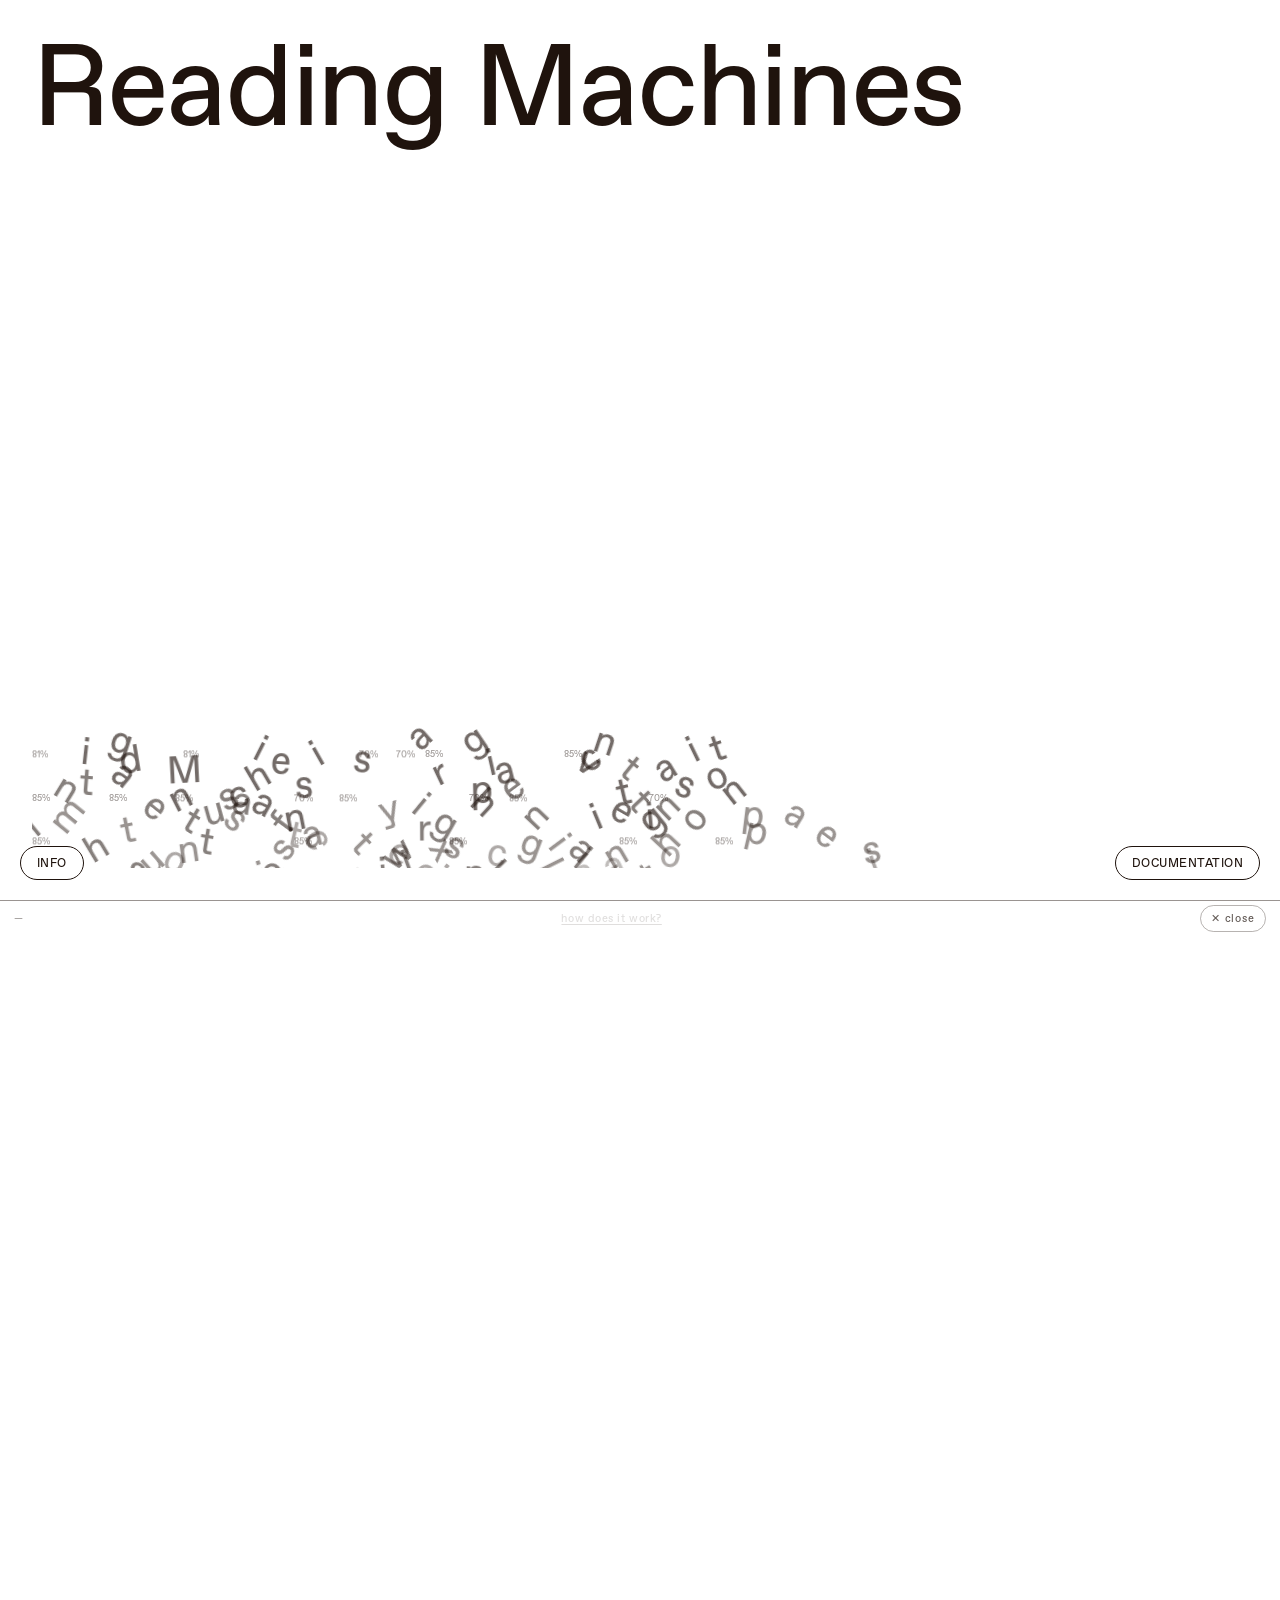
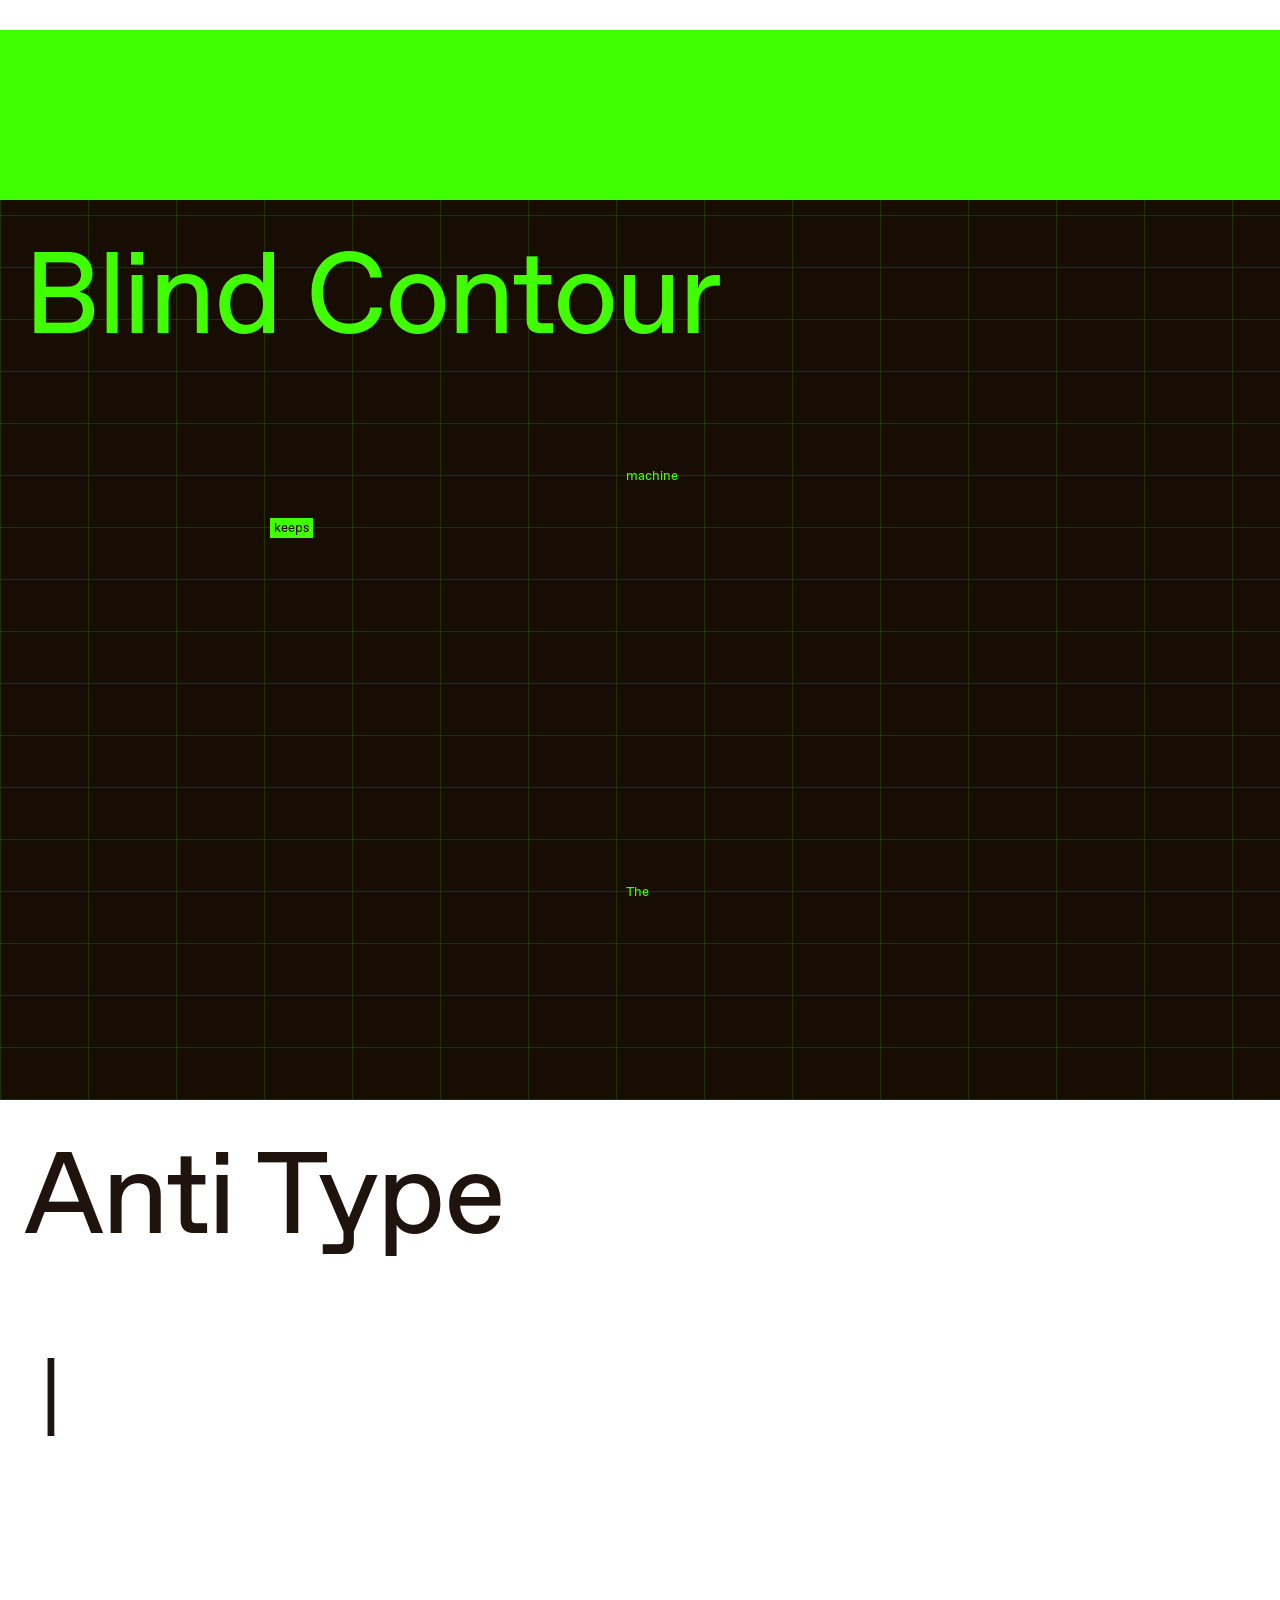
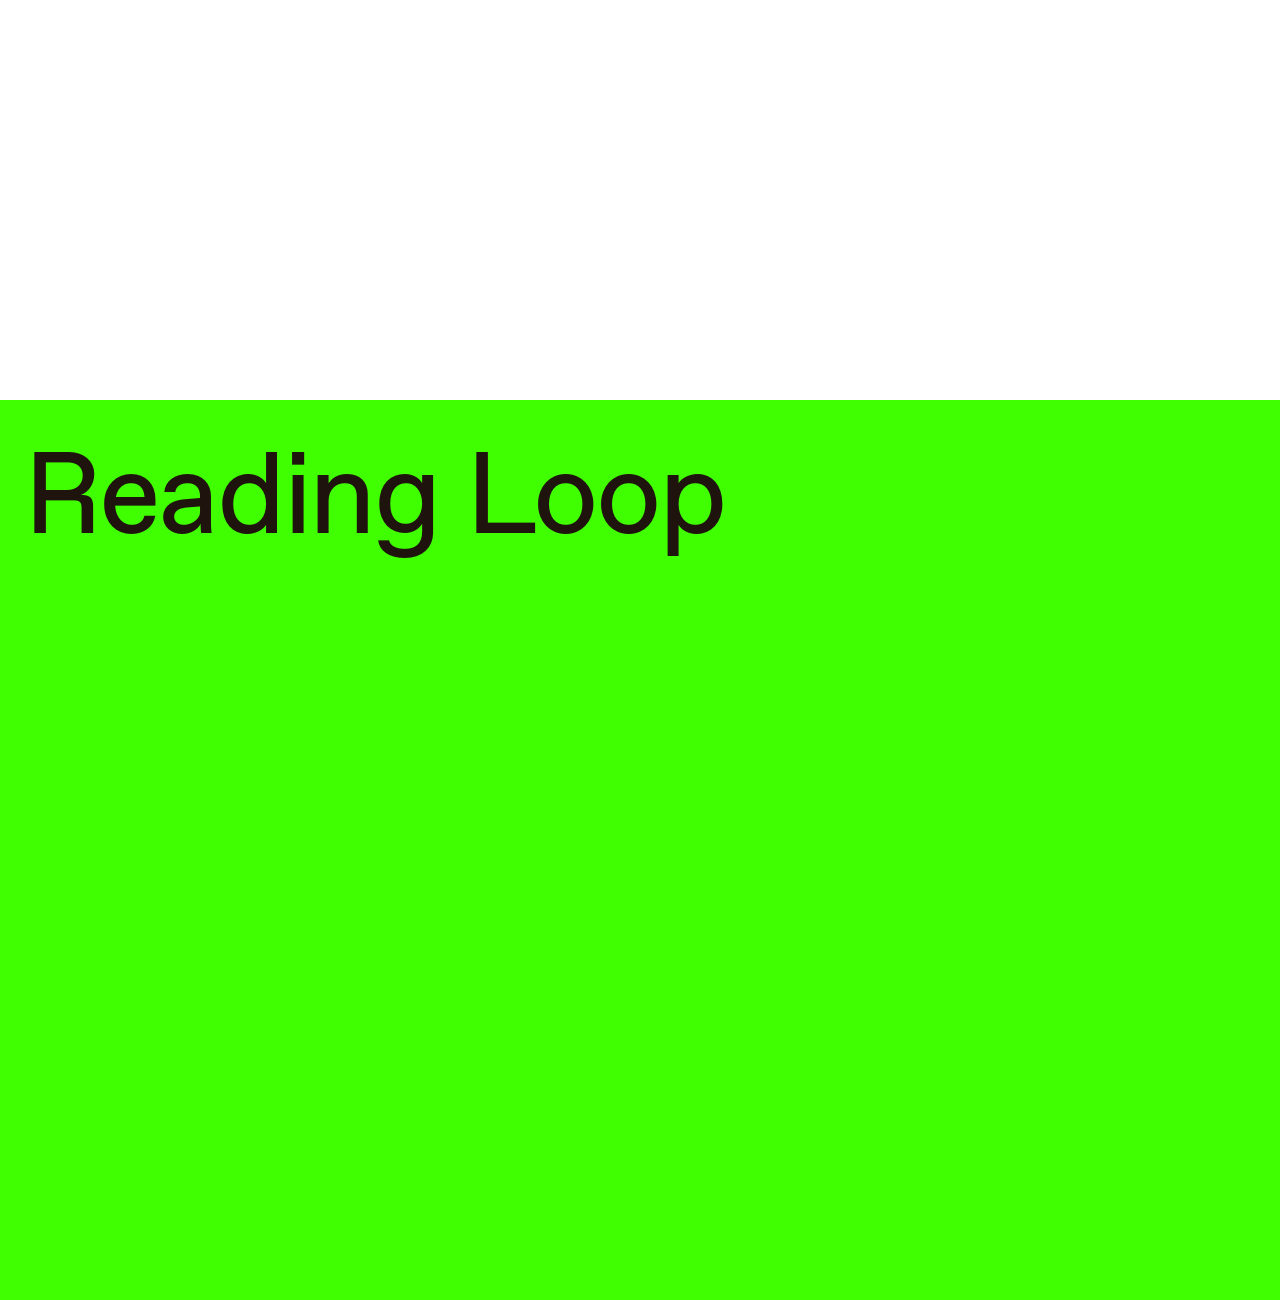
<file: index.html>
<!DOCTYPE html>
<html lang="en">
<head>
  <meta charset="UTF-8">
  <meta name="viewport" content="width=device-width, initial-scale=1.0">
  <title>Reading Machines</title>
  <link rel="stylesheet" href="style.css">
  <style>
    .docs-link{
      position:fixed;
      bottom:20px;
      right:20px;
      font-size:12px;
      letter-spacing:.04em;
      text-transform:uppercase;
      color:#1f130d;
      opacity:1;
      text-decoration:none;
      z-index:90;
      font-family:"ABC Favorit", monospace;
      padding:9px 16px;
      border:1px solid #1f130d;
      border-radius:999px;
      background:#ffffff;
      transition:background .15s ease, color .15s ease, opacity .3s ease;
    }
    .docs-link:hover{
      background:#2bff00;
      color:#1f130d;
      border-color:#1f130d;
    }
    /* documentation is only relevant on the landing -- fades out once  */
    /* you've scrolled down into the tool pages, same gating mechanism  */
    /* used for the presenter's own fixed chrome, just inverted.        */
    body.in-presenter .docs-link,
    body.in-presenter .info-toggle{
      opacity:0;
      pointer-events:none;
    }
    @media(max-width:480px){
      .docs-link{ bottom:14px; right:14px; padding:8px 13px; font-size:11px; }
    }

    /* INFO — small companion to .docs-link, mirrored to the bottom-left. */
    /* Opens the same kind of modal as each tool's "how does it work"     */
    /* guide (dark backdrop + a bordered white card), just themed to the  */
    /* landing's own palette instead of a given tool's.                  */
    .info-toggle{
      position:fixed;
      bottom:20px;
      left:20px;
      font-size:12px;
      letter-spacing:.04em;
      text-transform:uppercase;
      color:#1f130d;
      opacity:1;
      z-index:90;
      font-family:"ABC Favorit", monospace;
      padding:9px 16px;
      border:1px solid #1f130d;
      border-radius:999px;
      background:#ffffff;
      cursor:pointer;
      transition:background .15s ease, color .15s ease, opacity .3s ease;
    }
    .info-toggle:hover{
      background:#2bff00;
      color:#1f130d;
      border-color:#1f130d;
    }
    @media(max-width:480px){
      .info-toggle{ bottom:14px; left:14px; padding:8px 13px; font-size:11px; }
    }

    .info-overlay{
      display:none;
      position:fixed;
      inset:0;
      background:rgba(31,19,13,.55);
      z-index:95;
      align-items:center;
      justify-content:center;
      padding:24px;
    }
    .info-overlay.show{ display:flex; }
    .info-modal{
      background:#ffffff;
      border:1px solid #1f130d;
      width:min(480px, 90vw);
      max-height:80vh;
      overflow-y:auto;
      padding:22px 26px;
      font-family:"ABC Favorit", monospace;
    }
    .info-modal h2{
      font-family:"ABC Gaisyr", monospace;
      font-size:15px;
      letter-spacing:.04em;
      font-weight:400;
      margin-bottom:14px;
    }
    .info-modal p{
      font-size:13px;
      line-height:1.6;
      color:#1f130d;
    }
    .info-close{
      display:block;
      margin:18px 0 0 auto;
      background:none;
      border:1px solid #1f130d;
      border-radius:999px;
      color:#1f130d;
      font-family:inherit;
      font-size:11px;
      letter-spacing:.05em;
      text-transform:uppercase;
      cursor:pointer;
      padding:7px 14px;
      transition:background .15s ease, color .15s ease;
    }
    .info-close:hover{
      background:#2bff00;
      border-color:#1f130d;
    }

    /* Anti Type completion banner -- see the HTML comment above the       */
    /* markup for why this exists (iPad Safari has no real Notification    */
    /* API in a plain browser tab). z-index above #tool-overlay's 300 so   */
    /* it's readable even while a different tool is open full-screen.      */
    #antiTypeToast{
      display:none;
      position:fixed;
      top:16px;
      left:50%;
      transform:translateX(-50%);
      z-index:400;
      align-items:center;
      gap:12px;
      max-width:min(440px, 92vw);
      background:#ffffff;
      border:1px solid #1f130d;
      border-radius:999px;
      padding:9px 10px 9px 18px;
      font-family:"ABC Favorit", monospace;
      color:#1f130d;
      box-shadow:0 6px 20px rgba(31,19,13,.2);
    }
    #antiTypeToast.show{ display:flex; }
    #antiTypeToast .att-dot{
      width:8px; height:8px; border-radius:50%;
      background:#2bff00; flex-shrink:0;
    }
    #antiTypeToast .att-msg{
      flex:1;
      font-size:12px;
      line-height:1.5;
      letter-spacing:.01em;
    }
    #antiTypeToast .att-msg b{ font-weight:400; }
    #antiTypeToast .att-msg span{ display:block; color:rgba(31,19,13,.6); font-size:11px; }
    #antiTypeToast button{
      background:none;
      border:none;
      color:#1f130d;
      font-size:18px;
      line-height:1;
      cursor:pointer;
      padding:6px 8px;
      flex-shrink:0;
    }
    @media(max-width:480px){
      #antiTypeToast{ top:12px; padding:8px 8px 8px 14px; }
    }

    /* hero title -- same structural position as RMDocumentation's hero   */
    /* (a normal block sitting in the page flow, not fixed/floating), but */
    /* kept deliberately compact: RMDocumentation has a whole page below   */
    /* it to give it room, we only have the marquee's 100vh to share, so   */
    /* the padding/font stay much smaller to avoid crowding the text out.  */
    .landing{
      display:flex;
      flex-direction:column;
    }
    .hero{
      flex:0 0 auto;
      padding-bottom:10px;
    }
    .hero h1{
      margin:0;
      font-family:"ABC Favorit", Helvetica, Arial, sans-serif;
      font-size:clamp(48px, 9vw, 120px);
      font-weight:400;
      line-height:.92;
      letter-spacing:-.02em;
      color:#1f130d;
    }
    .landing-panels{
      flex:1;
      min-height:0;
      display:grid;
      grid-template-columns:1fr 1fr;
      gap:48px;
    }
    /* only the machine (right) column stays, moved into the left track -- */
    /* the human column is hidden outright rather than removed from the    */
    /* DOM, since script.js still references #human directly throughout.  */
    .landing-panels .panel:first-of-type{ display:none; }
    .landing-panels .panel:last-of-type{ grid-column:1; }
    /* with only one column shown, give it more of the row than the old   */
    /* even 1fr/1fr split (that math still reserves the other half for    */
    /* the now-hidden human panel, wasting it as blank space on the right).*/
    @media (min-width: 900px){
      .landing-panels{ grid-template-columns: minmax(0, 78%) 1fr; }
    }

    /* ════════════════════════════════════════════════════════════ */
    /* PRESENTER — the 4 tool pages, appended below the landing as    */
    /* normal scroll sections. Own --tp-* palette vars (namespaced,   */
    /* not --bg/--text) so they never collide with style.css's own    */
    /* --bg/--text, which the marquee landing already uses for its    */
    /* own, different, white/brown theme.                              */
    /* ════════════════════════════════════════════════════════════ */
    @font-face{
      font-family:"ABC Stefan";
      src:url('fonts/ABCStefan-Simple-Trial.otf') format('opentype');
    }
    @font-face{
      font-family:"Anti-Type";
      src:url('fonts/anti-ocr-2.otf') format('opentype');
      font-display:swap;
    }
    #presenter{
      --tp-bg:#170d03;
      --tp-text:#3fff00;
      --tp-text-dim:rgba(63,255,0,.3);
      --tp-text-faint:rgba(63,255,0,.15);
      position:relative;
      z-index:1;
    }
    #index-bar{
      position:fixed; left:24px; top:50%; transform:translateY(-50%);
      display:flex; flex-direction:column; gap:22px; z-index:250;
      opacity:0; pointer-events:none; transition:opacity .3s;
    }
    body.in-presenter #index-bar{ opacity:1; pointer-events:auto; }
    .index-num{
      background:none; border:none; color:var(--tp-text,#3fff00); font-family:"ABC Gaisyr", monospace;
      font-size:12px; letter-spacing:.1em; cursor:pointer; padding:0; opacity:.4; transition:opacity .2s, color .2s;
    }
    body.page-is-white .index-num{ color:#1f130d; }
    .index-num:hover{ opacity:.8; }
    .index-num.active{ opacity:1; }
    .open-tool, .open-page{
      display:inline-block; margin-top:14px; font-size:11px; letter-spacing:.12em; text-transform:uppercase;
      color:var(--tp-text,#3fff00); opacity:1; cursor:pointer; background:none; border:1px solid var(--tp-text,#3fff00);
      border-radius:14px; font-family:inherit; padding:8px 16px; text-decoration:none; transition:background .2s, color .2s;
    }
    .open-tool:hover, .open-page:hover{ background:var(--tp-text,#3fff00); color:var(--tp-bg,#170d03); }
    body.page-is-white .open-page{ color:#1f130d; border-color:#1f130d; }
    body.page-is-white .open-page:hover{ background:#1f130d; color:#ffffff; }
    #tool-overlay{
      --ov-bg:#ffffff; --ov-text:#1f130d; --ov-text-dim:rgba(31,19,13,.45);
      position:fixed; left:0; right:0; bottom:0; top:170px; z-index:300;
      background:var(--ov-bg); color:var(--ov-text); border-top:1px solid var(--ov-text-dim);
      transform:translateY(100%); transition:transform .5s cubic-bezier(.65,0,.35,1); pointer-events:none;
    }
    #tool-overlay.show{ transform:translateY(0); pointer-events:auto; }
    #tool-overlay-bar{
      position:absolute; top:0; left:0; right:0; height:34px; display:flex; align-items:center;
      justify-content:space-between; gap:14px; padding:0 14px; z-index:5; pointer-events:none;
    }
    #tool-overlay-bar > *{ pointer-events:auto; }
    #tool-overlay-title{ font-size:10px; letter-spacing:.04em; color:var(--ov-text-dim); }
    #tool-guide-btn{
      background:none; border:none; color:var(--ov-text-dim); font-family:inherit; font-size:11px;
      letter-spacing:.05em; cursor:pointer; padding:0; text-decoration:underline; text-underline-offset:2px;
      opacity:.85; transition:opacity .2s, color .2s;
    }
    #tool-guide-btn:hover{ opacity:1; color:var(--ov-text); }
    #tool-guide-btn:disabled{ opacity:.3; pointer-events:none; }
    #tool-overlay-close{
      background:none; border:1px solid var(--ov-text-dim); border-radius:14px; color:var(--ov-text);
      font-family:inherit; font-size:11px; letter-spacing:.08em; cursor:pointer; padding:6px 10px;
      opacity:.7; transition:opacity .2s, background .2s, color .2s, border-color .2s;
    }
    #tool-overlay-close:hover{ opacity:1; background:#2bff00; color:#1f130d; border-color:#2bff00; }
    #tool-overlay-iframe{ position:absolute; top:34px; left:0; right:0; bottom:0; border:none; width:100%; height:calc(100% - 34px); }
    #anti-type-iframe{ position:absolute; top:34px; left:0; right:0; bottom:0; border:none; width:100%; height:calc(100% - 34px); display:none; }
    #anti-type-iframe.show{ display:block; }
    #anti-type-iframe.show ~ #tool-overlay-iframe{ display:none; }

    .tool-page{
      position:relative; min-height:100vh; display:flex; flex-direction:column; justify-content:center;
      padding:0 90px; background:var(--tp-bg); color:var(--tp-text);
      scroll-snap-align: start;
      scroll-snap-stop: always;
    }
    .tp-head{ display:flex; align-items:baseline; gap:16px; margin-bottom:34px; }
    .tp-num{ font-family:"ABC Gaisyr", monospace; font-size:13px; letter-spacing:.15em; color:var(--tp-text-dim); }
    .tp-title{ font-family:"ABC Gaisyr", monospace; font-size:30px; letter-spacing:.03em; font-weight:400; transition:font-size .7s ease; }
    .tp-text{ font-family:"ABC Favorit", monospace; font-size:19px; line-height:1.55; }
    @keyframes tpFadeUp{ from{ opacity:0; transform:translateY(10px); } to{ opacity:1; transform:translateY(0); } }
    .tool-page.in-view .tp-head{ animation:tpFadeUp .5s ease both; }

    /* title starts big on arrival, then settles down to a smaller size    */
    /* after 4s (title-shrunk added by setCurrentPage's timer below) --    */
    /* same transition applies to every tool-page variant since they all   */
    /* only override font-size, not transition, on .tp-title.              */
    .tool-page.title-shrunk .tp-title{ font-size:30px; }

    /* ---- 01 OCR Skeleton ---- */
    .tool-page.tp-float{
      --tp-bg:#3fff00; --tp-text:#1f130d; --tp-text-dim:rgba(31,19,13,.45); --tp-text-faint:rgba(31,19,13,.22);
      padding:0; overflow:hidden; justify-content:flex-start; background:var(--tp-bg);
    }
    /* Anti Type shares the .tp-float base but keeps its own white page --   */
    /* pinned explicitly so it doesn't inherit OCR Skeleton's green above.   */
    .tool-page.tp-float.tp-anti-write{
      --tp-bg:#ffffff; --tp-text:#1f130d; --tp-text-dim:rgba(31,19,13,.45); --tp-text-faint:rgba(31,19,13,.22);
    }
    .tp-float .tp-head{ position:absolute; top:40px; left:24px; z-index:2; margin:0; }
    .tp-float .tp-title{
      display:block; font-family:"ABC Favorit", Helvetica, Arial, sans-serif; font-size:clamp(48px, 9vw, 120px);
      font-weight:400; line-height:.92; letter-spacing:-.02em; color:#1f130d;
    }
    .tp-float .tp-text{ position:absolute; inset:0; }
    .ocr-box{
      position:absolute; border:1px solid var(--tp-text-dim); padding:.55em .85em; line-height:1.3;
      max-width:min(78vw, 520px); background:var(--tp-bg); opacity:0; pointer-events:none; cursor:default;
      transition:opacity .6s ease, border-color .2s ease, background .2s ease, color .2s ease;
    }
    .ocr-box.visible{ opacity:1; pointer-events:auto; animation:var(--floatAnim) var(--fdur) ease-in-out infinite alternate; }
    .ocr-box.clickable{ border-color:var(--tp-text); cursor:pointer; }
    .ocr-box.clickable:hover{ background:var(--tp-text); color:var(--tp-bg); }
    @keyframes boxFloatDown{ from{ transform:translateY(calc(-1 * var(--famp))); } to{ transform:translateY(var(--famp)); } }
    @keyframes boxFloatUp{ from{ transform:translateY(var(--famp)); } to{ transform:translateY(calc(-1 * var(--famp))); } }

    /* ---- 02 Blind Contour — "25x50" reference: a fixed decorative grid of */
    /* empty cells (the shapes the machine sees but discards as noise) sits  */
    /* behind everything; phrase chunks fade in one at a time, scattered     */
    /* across it, accumulating -- once shown they stay legible for good.     */
    /* Whichever chunk appeared most recently carries a highlighted "active" */
    /* state (solid fill); once all chunks are in, the highlight keeps       */
    /* roaming between them on its own. Clicking any chunk grabs the         */
    /* highlight immediately and resets the roam timer.                     */
    .tool-page.tp-bc-exaggerate{ padding:0; overflow:hidden; }
    .tp-bc-exaggerate .tp-head{ position:absolute; top:40px; left:24px; z-index:2; margin:0; }
    .tp-bc-exaggerate .tp-title{
      display:block; font-family:"ABC Favorit", Helvetica, Arial, sans-serif; font-size:clamp(48px, 9vw, 120px);
      font-weight:400; line-height:.92; letter-spacing:-.02em; color:var(--tp-text);
    }
    .tp-bc-exaggerate .tp-text{
      position:absolute; inset:0; overflow:hidden;
      background-image:
        repeating-linear-gradient(0deg, var(--tp-text-faint) 0, var(--tp-text-faint) 1px, transparent 1px, transparent 52px),
        repeating-linear-gradient(90deg, var(--tp-text-faint) 0, var(--tp-text-faint) 1px, transparent 1px, transparent 88px);
    }
    /* no border/box of its own -- each word sits directly inside one cell   */
    /* of the background grid drawn above (88px x 52px, same numbers used   */
    /* in wrapAbstractWords()'s placement math), so the grid lines already   */
    /* on screen read as its container instead of a second box on top of it. */
    .bc-word{
      position:absolute; font-family:"ABC Favorit", monospace; color:var(--tp-text);
      font-size:13px; line-height:1.25; opacity:0; cursor:pointer;
      padding:2px 4px;
      transition:opacity .6s ease, background .3s ease, color .3s ease;
    }
    .bc-word.visible{ opacity:1; }
    .bc-word.current{ background:var(--tp-text); color:var(--tp-bg); }

    /* ---- 03 Anti Type ---- */
    .tp-float.tp-anti-write .tp-text{ position:static; inset:auto; }
    .at-panel{ margin:240px 90px 60px 24px; }
    .at-body{
      font-family:"Anti-Type", monospace; font-size:clamp(40px, 6.5vw, 84px); line-height:1.3;
      color:#1f130d; white-space:pre-wrap; word-wrap:break-word; cursor:text;
    }
    .at-content[contenteditable="true"]{ outline:none; }
    .at-cursor{ display:inline-block; margin-left:2px; color:#1f130d; animation:atBlink 1s step-end infinite; }
    @keyframes atBlink{ 0%, 100%{ opacity:1; } 50%{ opacity:0; } }

    /* ---- 04 Reading Loop ---- */
    .tool-page.tp-rl-camera{
      --tp-bg:#3fff00; --tp-text:#1f130d; --tp-text-dim: rgba(31,19,13,.45); --tp-text-faint: rgba(31,19,13,.22);
      padding:0; overflow:hidden; background:var(--tp-bg);
    }
    .tp-rl-camera .tp-head{ position:absolute; top:40px; left:24px; z-index:2; margin:0; }
    .tp-rl-camera .tp-title{
      display:block; font-family:"ABC Favorit", Helvetica, Arial, sans-serif; font-size:clamp(48px, 9vw, 120px);
      font-weight:400; line-height:.92; letter-spacing:-.02em; color:#1f130d;
    }
    .tp-rl-camera .tp-text{ position:absolute; inset:0; }
    .rl-viewport{ position:absolute; inset:0; overflow:hidden; }
    .rl-world{ position:absolute; top:0; left:0; right:0; will-change:transform; transition:transform 1.1s cubic-bezier(.65,0,.35,1); }
    .rl-row{ position:absolute; left:0; width:100%; height:0; }
    .rl-word{
      position:absolute; white-space:nowrap; font-family:"ABC Favorit", monospace;
      font-size:15px; line-height:1.3; color:var(--tp-text-dim);
      opacity:.32; transition:opacity .6s ease;
    }
    .rl-word.decoy{ opacity:.3; }
    .rl-word.selected{
      background:var(--tp-text); color:var(--tp-bg);
      padding:2px 7px; border-radius:2px; opacity:1; font-weight:500;
    }

    #btn-next{ position:fixed; bottom:18px; right:22px; z-index:250; opacity:0; pointer-events:none; transition:opacity .3s; }
    #btn-go-tool{ position:fixed; bottom:18px; left:24px; z-index:250; opacity:0; pointer-events:none; transition:opacity .3s; }
    body.in-presenter #btn-next, body.in-presenter #btn-go-tool{ opacity:1; pointer-events:auto; }

    @media(max-width:800px){
      .tool-page{ padding:0 24px; }
    }
  </style>
</head>
<body>

  <main class="landing">

    <div class="hero"><h1>Reading Machines</h1></div>

    <div class="landing-panels">
      <section class="panel">
        <div class="viewport">
          <div class="marquee" id="human">
            <div class="content"></div>
          </div>
        </div>
      </section>

      <section class="panel">
        <div class="viewport">
          <div class="marquee" id="machine">
            <div class="content"></div>
          </div>
        </div>
      </section>
    </div>

  </main>

  <a href="https://melinavaldata00.github.io/RMDocumentation/" class="docs-link" target="_blank" rel="noopener">DOCUMENTATION</a>

  <button type="button" class="info-toggle" id="infoToggle" aria-expanded="false" aria-controls="infoOverlay">INFO</button>
  <div class="info-overlay" id="infoOverlay">
    <div class="info-modal">
      <h2>about</h2>
      <p>This site hosts a set of tools built on OCR and computer-vision systems. They reinterpret and manipulate the text embedded in an image, surfacing how a machine reads — and turning that reading into graphic material.</p>
      <button type="button" class="info-close" id="infoClose">close</button>
    </div>
  </div>
  <script>
    (function(){
      var btn = document.getElementById('infoToggle');
      var overlay = document.getElementById('infoOverlay');
      var closeBtn = document.getElementById('infoClose');
      if(!btn || !overlay) return;

      function openInfo(){
        overlay.classList.add('show');
        btn.setAttribute('aria-expanded', 'true');
      }
      function closeInfo(){
        overlay.classList.remove('show');
        btn.setAttribute('aria-expanded', 'false');
      }

      btn.addEventListener('click', openInfo);
      closeBtn.addEventListener('click', closeInfo);
      // clicking the dark backdrop (not the card itself) closes it too
      overlay.addEventListener('click', function(e){
        if(e.target === overlay) closeInfo();
      });
      document.addEventListener('keydown', function(e){
        if(e.key === 'Escape' && overlay.classList.contains('show')) closeInfo();
      });
    })();
  </script>

  <!-- Anti Type completion banner — the browser Notification API used     -->
  <!-- below doesn't work at all in a normal Safari tab on iPad (only for  -->
  <!-- a site installed to the Home Screen on iOS 16.4+), so this is the   -->
  <!-- notification that actually reaches iPad: a banner in the site's own -->
  <!-- chrome, sitting above every tool overlay, so it's visible no matter -->
  <!-- which tool you're looking at when Anti Type finishes in the         -->
  <!-- background. Stays up until dismissed rather than auto-hiding, so a  -->
  <!-- glance back at the screen later still catches it.                   -->
  <div id="antiTypeToast" role="status">
    <span class="att-dot"></span>
    <span class="att-msg">
      <b id="attTitle"></b>
      <span id="attBody"></span>
    </span>
    <button type="button" id="attClose" aria-label="dismiss">×</button>
  </div>

  <script src="script.js"></script>

  <!-- ══════════════════════════════════════════════════════════════ -->
  <!-- PRESENTER — the 4 tool pages, continuing the same scroll below   -->
  <!-- the landing marquee instead of living on a separate page.        -->
  <!-- ══════════════════════════════════════════════════════════════ -->

  <div id="tool-overlay">
    <div id="tool-overlay-bar">
      <span id="tool-overlay-title">—</span>
      <button id="tool-guide-btn" disabled>how does it work?</button>
      <button id="tool-overlay-close">✕ close</button>
    </div>
    <iframe id="anti-type-iframe" src="" title="Anti Type"></iframe>
    <iframe id="tool-overlay-iframe" src="" title="tool"></iframe>
  </div>

  <div id="index-bar">
    <button class="index-num active" data-idx="0">01</button>
    <button class="index-num" data-idx="1">02</button>
    <button class="index-num" data-idx="2">03</button>
    <button class="index-num" data-idx="3">04</button>
  </div>

  <div id="presenter">

    <section class="tool-page tp-float" data-idx="0" data-tool-src="tools/position-zero.html" data-tool-name="OCR Skeleton">
      <div class="tp-head">
        <span class="tp-title">OCR Skeleton</span>
      </div>
      <div class="tp-text" data-style="floatboxes" data-text="Before recognizing a single letter, an OCR system does something simpler first: it figures out [[where something might be written.]] [[The page is divided]] into rectangles, bounding boxes, drawn around clusters of dark pixels the system thinks could be words. Only after that does it try to guess what each word actually says, along with a number for how confident it is about that guess."></div>
    </section>

    <section class="tool-page tp-bc-exaggerate" data-idx="1" data-tool-src="tools/outline.html" data-tool-name="Blind Contour">
      <div class="tp-head">
        <span class="tp-title">Blind Contour</span>
      </div>
      <div class="tp-text" data-style="abstract-words" data-text="The machine keeps only the shapes it recognizes as writing and discards the rest as noise, handing back pure outline — a contour you can scale, rotate, or trust exactly as much as it does."></div>
    </section>

    <section class="tool-page tp-float tp-anti-write" data-idx="2" data-tool-src="tools/anti-ocr.html" data-tool-name="Anti Type">
      <div class="tp-head">
        <span class="tp-title">Anti Type</span>
      </div>
      <div class="tp-text" data-style="antitype-write" data-text="Every letter has a point at which a machine stops recognizing it. Not because the shape has disappeared, it is still there visible to a human eye, but because enough of its detail has been removed that the system can no longer produce a confident guess about what it is."></div>
    </section>

    <section class="tool-page tp-rl-camera" data-idx="3" data-tool-src="tools/co-read.html" data-tool-name="Reading Loop">
      <div class="tp-head">
        <span class="tp-title">Reading Loop</span>
      </div>
      <div class="tp-text" data-style="camera-links" data-text="what happens when a machine reads what is left from its previous reading? The tool takes an image as input and runs it through OCR, producing a typeset document — each word placed, sized, and positioned according to what the system found."></div>
    </section>

  </div>

  <button id="btn-go-tool" class="open-page">open tool →</button>
  <button id="btn-next" class="open-page">next →</button>

  <script>

  /* ------------------------------ */
  /* SEEDED RANDOM (presenter's own copy — script.js has one too, but     */
  /* scoped separately since both files declare it at top level)          */
  /* ------------------------------ */

  function tpSeededRandom(seed){
      let s = Math.sin(seed) * 10000;
      return s - Math.floor(s);
  }

  /* ------------------------------ */
  /* READING SYSTEMS — one bespoke visual treatment per tool page, each    */
  /* built from the same plain data-text string.                            */
  /* ------------------------------ */

  let wrapCounter = 0;

  // keyed by page index — lets a reading system run something (like Anti
  // Type's typing effect) only while its page is actually on screen.
  const pageHooks = {};

  // 01 OCR Skeleton — the text is chunked into longer groups of words, each
  // one living inside a floating box of its own size, drifting slowly up or down.
  // Only the first box starts visible; clicking a box reveals the next one,
  // placed elsewhere in the space — the guesses arrive one at a time.
  function wrapFloatBoxes(block){
      const raw = block.dataset.text.replace(/\s+/g, ' ').trim();
      const blockIdx = wrapCounter++;

      const units = [];
      const forcedRe = /\[\[(.*?)\]\]/g;
      let lastIndex = 0, m;
      const pushWords = str=>{
          str.trim().split(' ').filter(Boolean).forEach(w=> units.push({ t: w, forced: false }));
      };
      while((m = forcedRe.exec(raw))){
          pushWords(raw.slice(lastIndex, m.index));
          units.push({ t: m[1].trim(), forced: true });
          lastIndex = forcedRe.lastIndex;
      }
      pushWords(raw.slice(lastIndex));

      const chunks = [];
      let ui = 0, gi = 0;

      if(units.length){
          if(units[0].forced){
              chunks.push(units[0].t);
              ui = 1;
          } else {
              const take = [];
              while(ui < units.length && !units[ui].forced && take.length < 5){
                  take.push(units[ui].t); ui++;
              }
              chunks.push(take.join(' '));
          }
      }

      while(ui < units.length){
          if(units[ui].forced){
              chunks.push(units[ui].t);
              ui++;
              continue;
          }
          const size = 5 + Math.floor(tpSeededRandom(blockIdx*1000 + gi) * 4); // 5–8 words
          const take = [];
          while(ui < units.length && !units[ui].forced && take.length < size){
              take.push(units[ui].t); ui++;
          }
          chunks.push(take.join(' '));
          gi++;
      }

      if(chunks.length > 1 && chunks[chunks.length - 1].split(' ').length < 3){
          const last = chunks.pop();
          chunks[chunks.length - 1] += ' ' + last;
      }

      const boxes = chunks.map((chunk, ci)=>{
          const box = document.createElement("div");
          box.className = "ocr-box";
          box.textContent = chunk;

          // top/famp kept conservative on purpose: boxes now hold longer
          // phrases (taller, wrapped over 2-3 lines), and this page clips
          // overflow -- a box spawned too low, combined with its own
          // height plus the float drift, could sit partly or fully below
          // the visible area and read as if the text just stopped.
          const seed = blockIdx*1000 + ci;
          const left  = 6  + tpSeededRandom(seed + 0.1) * 66;
          const top   = 8  + tpSeededRandom(seed + 0.2) * 46;
          const fsize = 14 + tpSeededRandom(seed + 0.3) * 16;
          const fdur  = 4.5 + tpSeededRandom(seed + 0.4) * 4.5;
          const famp  = 16 + tpSeededRandom(seed + 0.5) * 40;
          const goingDown = tpSeededRandom(seed + 0.6) > 0.5;

          box.style.left = left.toFixed(1) + "%";
          box.style.top  = top.toFixed(1) + "%";
          box.style.fontSize = fsize.toFixed(1) + "px";
          box.style.setProperty("--fdur", fdur.toFixed(2) + "s");
          box.style.setProperty("--famp", famp.toFixed(1) + "px");
          box.style.setProperty("--floatAnim", goingDown ? "boxFloatDown" : "boxFloatUp");

          block.appendChild(box);
          return box;
      });

      // clicking a phrase box also breaks it down into its own words --
      // a second, finer pass of "bounding boxes", same as OCR itself
      // works in stages (block/line/word) rather than reading everything
      // at one resolution. The words spawn scattered close to where the
      // phrase was, each with its own float, and the phrase box that
      // spawned them fades out -- it's been superseded by its own detail.
      function splitIntoWords(box, seed){
          const words = box.textContent.trim().split(/\s+/).filter(Boolean);
          if(!words.length) return;

          const originLeft = parseFloat(box.style.left) || 40;
          const originTop  = parseFloat(box.style.top)  || 30;

          words.forEach((word, wi)=>{
              const wSeed = seed*1000 + wi;
              const jitterX = (tpSeededRandom(wSeed + 0.1) - 0.5) * 22;
              const jitterY = (tpSeededRandom(wSeed + 0.2) - 0.5) * 18;
              const left = Math.max(3, Math.min(80, originLeft + jitterX));
              const top  = Math.max(5, Math.min(60, originTop  + jitterY));
              const fsize = 10 + tpSeededRandom(wSeed + 0.3) * 9;
              const fdur  = 3.5 + tpSeededRandom(wSeed + 0.4) * 4;
              const famp  = 10 + tpSeededRandom(wSeed + 0.5) * 26;
              const goingDown = tpSeededRandom(wSeed + 0.6) > 0.5;

              const wbox = document.createElement("div");
              wbox.className = "ocr-box ocr-box-word";
              wbox.textContent = word;
              wbox.style.left = left.toFixed(1) + "%";
              wbox.style.top  = top.toFixed(1) + "%";
              wbox.style.fontSize = fsize.toFixed(1) + "px";
              wbox.style.setProperty("--fdur", fdur.toFixed(2) + "s");
              wbox.style.setProperty("--famp", famp.toFixed(1) + "px");
              wbox.style.setProperty("--floatAnim", goingDown ? "boxFloatDown" : "boxFloatUp");
              wbox.style.animationDelay = (wi * 0.05).toFixed(2) + "s";

              block.appendChild(wbox);
              // rAF so the "visible" transition still runs instead of
              // starting already-visible (element needs one painted
              // frame at opacity 0 first for the CSS transition to fire).
              requestAnimationFrame(()=> wbox.classList.add("visible"));
          });

          box.classList.remove("visible");
          setTimeout(()=> box.remove(), 650);
      }

      function revealBox(ci){
          const box = boxes[ci];
          box.classList.add("visible");
          if(ci < boxes.length - 1){
              box.classList.add("clickable");
              box.addEventListener("click", ()=>{
                  if(box.dataset.used) return;
                  box.dataset.used = "1";
                  box.classList.remove("clickable");
                  splitIntoWords(box, blockIdx*1000 + ci);
                  revealBox(ci + 1);
              });
          }
      }

      if(boxes.length) revealBox(0);
  }

  // 02 Blind Contour — "25x50" reference: individual words scatter, one at
  // a time, across a fixed decorative grid (the shapes the machine sees
  // but discards as noise). Once a word appears it stays legible for
  // good -- nothing here fades back out. Whichever word appeared most
  // recently carries a highlighted "active" state; once every word is in,
  // the highlight keeps roaming between them on its own. Clicking any
  // already-revealed word grabs the highlight immediately.
  function wrapAbstractWords(block){
      const text = block.dataset.text.replace(/\s+/g, ' ').trim();
      const blockIdx = wrapCounter++;
      const words = text.split(' ').filter(Boolean);
      if(!words.length) return;

      // same 88px x 52px cell size as the background-grid drawn behind this
      // block (.tp-bc-exaggerate .tp-text's repeating-linear-gradient) --
      // words are placed in real pixels on that same grid so they land
      // inside one of its actual cells, instead of on an independent
      // percentage-based layout that just happens to overlap it.
      const CELL_W = 88;
      const CELL_H = 52;

      const boxW = block.clientWidth  || window.innerWidth;
      const boxH = block.clientHeight || window.innerHeight;

      const gridCols = Math.max(1, Math.floor(boxW / CELL_W));
      const gridRows = Math.max(1, Math.floor(boxH / CELL_H));
      // if there are more words than cells actually visible on screen,
      // grow downward rather than let words double up in the same cell --
      // overflow:hidden on the block just clips anything past the fold.
      const ROWS = Math.max(gridRows, Math.ceil(words.length / gridCols));
      const COLS = gridCols;

      // every grid slot, seeded-shuffled, handed out one per word -- so no
      // two words ever land on the same cell.
      const slots = [];
      for(let r = 0; r < ROWS; r++){
          for(let c = 0; c < COLS; c++) slots.push({ r, c });
      }
      for(let i = slots.length - 1; i > 0; i--){
          const j = Math.floor(tpSeededRandom(blockIdx*1000 + i) * (i + 1));
          const tmp = slots[i]; slots[i] = slots[j]; slots[j] = tmp;
      }

      const ROAM_MS = 2200; // how long the highlight rests on a word before moving on, once all are in

      const items = words.map((word, wi)=>{
          const slot = slots[wi % slots.length];
          // small fixed inset so the word clears the grid lines on every
          // side instead of sitting flush against them.
          const left = slot.c * CELL_W + 6;
          const top  = slot.r * CELL_H + 6;

          const el = document.createElement("div");
          el.className = "bc-word";
          el.textContent = word;
          el.style.left = left + "px";
          el.style.top  = top + "px";
          el.style.maxWidth = (CELL_W - 12) + "px";
          block.appendChild(el);
          return el;
      });

      let roamTimer = null;
      let currentIdx = -1;
      function setCurrent(idx){
          if(currentIdx >= 0) items[currentIdx].classList.remove("current");
          currentIdx = idx;
          items[currentIdx].classList.add("current");
      }
      function scheduleRoam(){
          clearTimeout(roamTimer);
          roamTimer = setTimeout(()=>{
              setCurrent((currentIdx + 1) % items.length);
              scheduleRoam();
          }, ROAM_MS);
      }

      // reveal words one at a time; each newly revealed word grabs the
      // highlight immediately (matches the reference: the highlight
      // follows whatever just appeared, then roams once everything's in).
      items.forEach((item, wi)=>{
          setTimeout(()=>{
              item.classList.add("visible");
              setCurrent(wi);
              scheduleRoam();
          }, wi * 900);

          item.addEventListener("click", ()=>{
              if(!item.classList.contains("visible")) return;
              setCurrent(wi);
              scheduleRoam();
          });
      });
  }

  // 03 Anti Type — a plain text-file panel where the description types
  // itself out letter by letter, set in the real exported Anti-Type font,
  // with a blinking cursor. Clicking the text hands over the keyboard;
  // pausing hands it back. Returns { start, stop }.
  function wrapAntiTypeWrite(block){
      const text = block.dataset.text;
      block.innerHTML = "";

      const panel = document.createElement("div");
      panel.className = "at-panel";

      const body = document.createElement("div");
      body.className = "at-body";
      const content = document.createElement("span");
      content.className = "at-content";
      const cursor = document.createElement("span");
      cursor.className = "at-cursor";
      cursor.textContent = "|";
      body.appendChild(content);
      body.appendChild(cursor);
      panel.appendChild(body);

      block.appendChild(panel);

      let timer     = null;
      let idleTimer = null;
      let i         = 0;
      let editing   = false;
      const IDLE_DELAY = 1400;

      function stopTyping(){
          if(timer){ clearInterval(timer); timer = null; }
      }

      function clearIdle(){
          if(idleTimer){ clearTimeout(idleTimer); idleTimer = null; }
      }

      function resumeAuto(){
          editing = false;
          content.contentEditable = "false";
          cursor.style.display = "";
          stopTyping();
          timer = setInterval(()=>{
              if(i >= text.length){ stopTyping(); return; }
              content.appendChild(document.createTextNode(text[i]));
              i++;
          }, 130);
      }

      function scheduleResume(){
          clearIdle();
          idleTimer = setTimeout(resumeAuto, IDLE_DELAY);
      }

      function beginEditing(){
          clearIdle();
          if(editing) return;
          editing = true;
          stopTyping();
          cursor.style.display = "none";
          content.contentEditable = "true";
          content.spellcheck = false;
          content.focus();
          const range = document.createRange();
          range.selectNodeContents(content);
          range.collapse(false);
          const sel = window.getSelection();
          sel.removeAllRanges();
          sel.addRange(range);
      }

      body.addEventListener("click", beginEditing);
      content.addEventListener("input", scheduleResume);

      function start(){
          clearIdle();
          stopTyping();
          editing = false;
          content.contentEditable = "false";
          cursor.style.display = "";
          content.textContent = "";
          i = 0;
          timer = setInterval(()=>{
              if(i >= text.length){ stopTyping(); return; }
              content.textContent += text[i];
              i++;
          }, 130);
      }

      function stop(){
          clearIdle();
          stopTyping();
      }

      return { start, stop };
  }

  // 04 Reading Loop — a growing word-association cascade: one short
  // PHRASE per row is "selected" (solid box) because it's the real
  // continuation of the previous selected phrase somewhere in the
  // source text -- a tiny, literal model of the machine "making a
  // connection". The rest of the row is filled with other short
  // words/phrases drawn from that word's own neighbourhood in the text
  // -- words that actually occur near it elsewhere, i.e. the same rough
  // category/context for a machine, not a synonym and not a fully
  // random pick from the whole vocabulary -- left at a dimmer, unboxed
  // opacity, standing in for the other, related paths the system could
  // have taken but didn't. Rows keep growing on a timer, the camera
  // pans down to follow the newest one, and once it's grown enough it
  // clears and starts again -- the loop the tool is named for.
  // Returns { start, stop }.
  function wrapCameraLinks(block){
      const raw = block.dataset.text.replace(/\s+/g, ' ').trim();
      const blockIdx = wrapCounter++;

      const tokens = raw.toLowerCase().replace(/[^a-z0-9'\-\s]/g, '').split(/\s+/).filter(Boolean);
      const vocab = Array.from(new Set(tokens));

      // index every position a word occurs at, so a "connection" can
      // jump to any real occurrence of the current word and continue
      // with whatever actually follows it in the text -- multiple words
      // at once, not just one at a time, so each step reads as a small
      // phrase instead of an isolated, hard-to-parse token.
      const occurrences = {};
      tokens.forEach((t, i)=> (occurrences[t] || (occurrences[t] = [])).push(i));

      // neighbourhood index: every text position within WINDOW tokens of
      // an occurrence of a word -- the pool a branch is drawn from, so
      // branches read as "words that show up around this one" (same
      // rough category/context) rather than a synonym lookup or a fully
      // random word from anywhere in the text.
      const WINDOW = 5;
      const nearby = {};
      tokens.forEach((t, i)=>{
          for(let d = -WINDOW; d <= WINDOW; d++){
              if(d === 0) continue;
              const j = i + d;
              if(j < 0 || j >= tokens.length) continue;
              (nearby[t] || (nearby[t] = [])).push(j);
          }
      });

      function phraseAt(startIdx, len){
          return tokens.slice(startIdx, startIdx + len).join(' ') || tokens[0];
      }

      // the trunk phrase continues from a real occurrence of the
      // current word -- a few words long, taken verbatim from the text.
      function pickNextPhrase(word, seed){
          const occ = occurrences[word];
          let startIdx;
          if(occ && occ.length){
              const at = occ[Math.floor(tpSeededRandom(seed) * occ.length)] + 1;
              startIdx = at < tokens.length ? at : 0;
          } else {
              startIdx = Math.floor(tpSeededRandom(seed) * tokens.length);
          }
          const len = 3 + Math.floor(tpSeededRandom(seed + 0.31) * 3); // 3–5 words
          return phraseAt(startIdx, len);
      }

      // a decoy phrase is drawn from the selected word's own
      // neighbourhood in the text -- related by proximity/context (the
      // same rough "family", for a machine, as the selected word), not
      // a synonym and not a fully random pick from the whole vocabulary.
      function pickRelatedPhrase(word, seed){
          const pool = nearby[word];
          let startIdx;
          if(pool && pool.length){
              startIdx = pool[Math.floor(tpSeededRandom(seed) * pool.length)];
          } else {
              startIdx = Math.floor(tpSeededRandom(seed) * tokens.length);
          }
          const len = 2 + Math.floor(tpSeededRandom(seed + 0.17) * 3); // 2–4 words
          return phraseAt(startIdx, len);
      }

      block.innerHTML = "";
      const viewport = document.createElement("div");
      viewport.className = "rl-viewport";
      const world = document.createElement("div");
      world.className = "rl-world";
      viewport.appendChild(world);
      block.appendChild(viewport);

      const ROW_H = 56;
      const ROW_DELAY = 1500;
      const MAX_ROWS = 18;

      let rowIndex = 0;
      let currentWord = vocab[0] || "reading";
      let autoTimer = null;
      let running = false;

      function growRow(){
          const vpWidth = viewport.getBoundingClientRect().width || 600;
          const seedBase = blockIdx*100000 + rowIndex*97;
          const row = document.createElement("div");
          row.className = "rl-row";
          row.style.top = (rowIndex * ROW_H) + "px";

          const count = 2 + Math.floor(tpSeededRandom(seedBase) * 2); // 2–3 phrases per row
          const selPos = Math.floor(tpSeededRandom(seedBase + 1) * count);
          const nextPhrase = pickNextPhrase(currentWord, seedBase + 2);
          const nextWords = nextPhrase.split(' ');
          const keyWord = nextWords[nextWords.length - 1] || currentWord;

          for(let i=0; i<count; i++){
              const isSelected = i === selPos;
              const seed = seedBase + i*3 + 10;
              const phrase = isSelected ? nextPhrase : pickRelatedPhrase(keyWord, seed);

              const w = document.createElement("span");
              w.textContent = phrase;
              w.className = "rl-word " + (isSelected ? "selected" : "decoy");
              if(!isSelected && tpSeededRandom(seed + 0.5) > 0.55){ w.style.fontStyle = "italic"; }

              const x = (i / count) * vpWidth + tpSeededRandom(seed + 0.7) * (vpWidth / count) * 0.4 + 24;
              const y = tpSeededRandom(seed + 0.9) * 18 - 9;
              w.style.left = x.toFixed(1) + "px";
              w.style.top  = y.toFixed(1) + "px";

              row.appendChild(w);
          }

          world.appendChild(row);
          // keep the chain going from the last word of whatever phrase
          // was actually selected this row.
          currentWord = keyWord;
          rowIndex++;

          const vpHeight = viewport.getBoundingClientRect().height || 400;
          const ty = vpHeight/2 - (rowIndex * ROW_H);
          world.style.transform = "translate(0, " + ty.toFixed(1) + "px)";

          if(!running) return;
          if(rowIndex >= MAX_ROWS){
              autoTimer = setTimeout(resetLoop, ROW_DELAY * 1.6);
          } else {
              autoTimer = setTimeout(growRow, ROW_DELAY);
          }
      }

      function resetLoop(){
          if(!running) return;
          world.style.transition = "none";
          world.innerHTML = "";
          rowIndex = 0;
          currentWord = vocab[0] || "reading";
          world.style.transform = "translate(0, 0)";
          void world.offsetHeight; // force reflow so the next pan still transitions
          world.style.transition = "";
          autoTimer = setTimeout(growRow, ROW_DELAY);
      }

      function start(){
          running = true;
          resetLoop();
      }

      function stop(){
          running = false;
          clearTimeout(autoTimer);
      }

      return { start, stop };
  }

  function renderReadingSystem(block){
      switch(block.dataset.style){
          case "floatboxes": wrapFloatBoxes(block); break;
          case "abstract-words": wrapAbstractWords(block); break;
          case "antitype-write": {
              const hooks = block.closest(".tool-page").dataset.idx;
              pageHooks[hooks] = wrapAntiTypeWrite(block);
              break;
          }
          case "camera-links": {
              const idx = block.closest(".tool-page").dataset.idx;
              pageHooks[idx] = wrapCameraLinks(block);
              break;
          }
      }
  }

  document.querySelectorAll(".tp-text").forEach(renderReadingSystem);

  /* ------------------------------ */
  /* PAGE STATE — scroll-driven instead of click-only. An IntersectionObs- */
  /* erver watches all 4 tool pages; whichever one crosses the middle of   */
  /* the viewport becomes "current": its reading-system hook starts (the   */
  /* previous one's stops), the index-bar dot updates, and the fixed       */
  /* controls flip between the green-on-dark and brown-on-light palette.   */
  /* NEXT and the index dots still work — they just scroll to the target   */
  /* section instead of instantly swapping a display:none flag.            */
  /* ------------------------------ */

  const pages     = Array.from(document.querySelectorAll(".tool-page"));
  const indexBtns = Array.from(document.querySelectorAll(".index-num"));
  let currentPage = 0;

  // title-shrink timer -- tracked separately from currentPage/prevPage
  // (which start out equal, at 0, before any page has genuinely become
  // current yet) so the very first real arrival on page 0 still kicks
  // the timer off, not just later transitions between pages.
  let shrinkManagedPage = -1;
  let titleShrinkTimer = null;

  function setCurrentPage(idx){
      const prevPage = currentPage;
      currentPage = idx;
      pages.forEach((p, i)=> p.classList.toggle("in-view", i === currentPage));
      indexBtns.forEach((b, i)=> b.classList.toggle("active", i === currentPage));
      document.body.classList.toggle("page-is-white",
          pages[currentPage].classList.contains("tp-float") ||
          pages[currentPage].classList.contains("tp-rl-camera")
      );
      if(prevPage !== currentPage){
          if(pageHooks[prevPage]) pageHooks[prevPage].stop();
          if(pageHooks[currentPage]) pageHooks[currentPage].start();
      }
      if(shrinkManagedPage !== idx){
          shrinkManagedPage = idx;
          clearTimeout(titleShrinkTimer);
          pages[idx].classList.remove("title-shrunk");
          titleShrinkTimer = setTimeout(()=>{
              pages[idx].classList.add("title-shrunk");
          }, 2000);
      }
  }

  const pageObserver = new IntersectionObserver((entries)=>{
      entries.forEach(entry=>{
          if(entry.isIntersecting && entry.intersectionRatio >= 0.5){
              const idx = pages.indexOf(entry.target);
              if(idx !== -1) setCurrentPage(idx);
          }
      });
  }, { threshold: [0.5] });
  pages.forEach(p=> pageObserver.observe(p));

  // fixed presenter chrome (index-bar, next, go-to-tool, documentation)
  // toggles based on whether the landing is on screen. This used to be
  // driven by its own IntersectionObserver watching .landing -- but that
  // observer fires asynchronously, on its own schedule, and would
  // sometimes land AFTER jumpTo() had already set the correct state
  // synchronously for a jump, clobbering it back to the wrong value a
  // moment later (this was the actual cause of "documentation still
  // showing after scrolling from Blind Contour back up to OCR Skeleton":
  // two separate mechanisms fighting over the same body.in-presenter
  // class). jumpTo() (below) is now the single synchronous source of
  // truth for every jump the site can trigger (wheel, NEXT, index dots);
  // syncScrollState() below covers the one thing jumpTo() can't -- the
  // page loading already scrolled to some position on its own.
  const landingEl = document.querySelector(".landing");

  /* ------------------------------ */
  /* SECTION-JUMP SCROLL — the whole page (landing, then the 4 tool        */
  /* pages) advances in whole-section jumps: each wheel gesture moves      */
  /* straight to the next/previous section instead of scrolling gradually  */
  /* through it. A short cooldown after each jump swallows the extra       */
  /* wheel events one trackpad swipe fires, so one gesture = one section.  */
  /* NEXT and the index dots go through the same jumpTo(), so every way of */
  /* moving through the site stays in sync.                                */
  /* ------------------------------ */

  const allSections = [document.querySelector(".landing"), ...pages];
  let sectionIndex = 0;
  let jumping = false;
  let jumpCooldown = null;

  // scroll only drives the marquee while it's showing its first text state
  // (STATE 01) -- every wheel tick scrubs it directly and proportionally
  // (fluid, 1:1 with the gesture), same as scrolling any normal page.
  // once the marquee has moved past state 01 (it auto-cycles on its own
  // as it plays, or the visitor clicks the state label), scrolling here
  // stops scrubbing text and jumps to OCR Skeleton like every other
  // section boundary on the site.

  // explicit initial sync -- if the page loads already scrolled down
  // (e.g. the browser restoring your previous scroll position on a
  // refresh), don't rely solely on the observers' first async callback
  // to get body.in-presenter / the active page right; check directly,
  // synchronously, against where the page actually is right now.
  function syncScrollState(){
      const lr = landingEl.getBoundingClientRect();
      const landingVisible = lr.bottom > 0 && lr.top < window.innerHeight;
      document.body.classList.toggle("in-presenter", !landingVisible);
      sectionIndex = landingVisible ? 0 : 1 + currentPage;

      pages.forEach((p, i)=>{
          const r = p.getBoundingClientRect();
          const mid = window.innerHeight / 2;
          if(r.top <= mid && r.bottom >= mid){
              setCurrentPage(i);
              sectionIndex = 1 + i;
          }
      });
  }
  syncScrollState();
  window.addEventListener("load", syncScrollState);

  function jumpTo(idx){
      idx = Math.max(0, Math.min(allSections.length - 1, idx));
      sectionIndex = idx;
      if(idx === 0 && typeof window.resetMarqueeRead === "function"){
          window.resetMarqueeRead();
      }
      // set in-presenter synchronously, the moment we decide to jump --
      // don't wait for the IntersectionObserver to confirm the scroll
      // landed, since with scroll-snap + smooth scrollIntoView fighting
      // over the same scroll position, the observer doesn't always fire
      // reliably in real browsers (this was the actual cause of
      // documentation still showing on a tool page: jumpTo() is the only
      // way scroll position ever changes here -- wheel is fully
      // intercepted -- so we already know deterministically which
      // section we're headed to, no need to measure anything).
      document.body.classList.toggle("in-presenter", idx > 0);
      if(idx > 0) setCurrentPage(idx - 1);
      // close the open-tool overlay on any section jump, even if the
      // user didn't hit the close button -- scrolling away should feel
      // like leaving the tool, not leaving it open behind the new page.
      if(typeof closeToolOverlay === "function") closeToolOverlay();
      jumping = true;
      allSections[idx].scrollIntoView({ behavior: "smooth", block: "start" });
      clearTimeout(jumpCooldown);
      jumpCooldown = setTimeout(()=>{ jumping = false; }, 900);
  }

  function handleWheel(e){
      e.preventDefault();
      if(jumping) return;
      if(sectionIndex === 0){
          // the landing's text is freely scrollable, in both directions,
          // for as long as the visitor wants to read/re-read it -- but
          // once they've scrolled all the way through it once themselves
          // (not just idle auto-play drifting through it), continuing to
          // scroll down moves on to OCR Skeleton instead of looping the
          // text again. Clicking the text still jumps immediately too.
          if(e.deltaY > 10 && typeof window.hasReadMarquee === "function" && window.hasReadMarquee()){
              jumpTo(sectionIndex + 1);
              return;
          }
          if(typeof window.nudgeMarquee === "function"){
              window.nudgeMarquee(e.deltaY * 1.6);
          }
          return;
      }
      if(e.deltaY > 10){
          jumpTo(sectionIndex + 1);
      } else if(e.deltaY < -10){
          jumpTo(sectionIndex - 1);
      }
  }

  window.addEventListener("wheel", handleWheel, { passive:false });

  /* ------------------------------ */
  /* TOUCH — iPad (and touch devices generally) never fire "wheel" for an   */
  /* on-screen swipe, so everything above would silently do nothing. This   */
  /* reads a vertical swipe and, once it crosses a threshold, funnels it    */
  /* through the same jumpTo()/nudgeMarquee() calls wheel uses, so wheel,   */
  /* touch, NEXT and the index dots all stay on one deterministic path      */
  /* (see jumpTo()'s own notes on why that matters). Deliberately NOT       */
  /* attached inside the open-tool iframes (unlike wheel, below) -- several */
  /* tools use touch-drag for their own controls (sliders, canvas), and     */
  /* hijacking touchmove there would fight with that instead of scrolling.  */
  /* ------------------------------ */
  let touchStartY = null;
  let touchLastY  = null;

  function handleTouchStart(e){
      if(e.touches.length !== 1) return;
      // let native scroll happen inside the INFO modal (or any future
      // overlay with scrollable content) instead of hijacking it for
      // section navigation.
      if(e.target.closest && e.target.closest(".info-overlay, #tool-overlay")) return;
      // this same handler also runs inside each open tool's iframe (see
      // attachTouchToFrame below), so swiping over an open tool still
      // closes it and moves to the next one, same as scrolling already
      // does on desktop. Reading Loop is the one tool with its own
      // touch-drag (moving a recognised word/shape) -- a touch starting
      // on one of its draggable elements, its edit panel, or any slider
      // must stay entirely that tool's own gesture, or this would
      // hijack/break the drag mid-swipe. These selectors only exist
      // inside co-read.html's own document, so they're harmless no-ops
      // everywhere else.
      if(e.target.closest && e.target.closest(".outline-group, #edit-panel, input[type=range]")) return;
      // every tool has its own "how does it work?" guide and image
      // gallery overlays, scrollable when their content runs long --
      // without this, a swipe meant to scroll down to the guide's own
      // close button instead got hijacked as a swipe to close the whole
      // tool, so the button (and the rest of the text) was unreachable.
      if(e.target.closest && e.target.closest("#guide-overlay, #gallery-overlay")) return;
      touchStartY = touchLastY = e.touches[0].clientY;
  }

  function handleTouchMove(e){
      if(touchStartY === null || e.touches.length !== 1) return;
      e.preventDefault(); // we drive scrolling ourselves, same as handleWheel
      // unlike wheel/desktop, touch on the landing text no longer scrubs
      // the marquee -- on iPad a swipe there should just move straight to
      // the first tool, so there's nothing to nudge here anymore. Just
      // track position for the threshold check in handleTouchEnd.
      touchLastY = e.touches[0].clientY;
  }

  function handleTouchEnd(){
      if(touchStartY === null) return;
      const totalDelta = touchStartY - touchLastY; // positive = swiped up = next section
      touchStartY = touchLastY = null;
      if(jumping) return;

      const SWIPE_THRESHOLD = 60;
      if(sectionIndex === 0){
          // on touch, the landing text isn't scrollable/scrubbable at all --
          // any upward swipe past the threshold goes straight to the first
          // tool, no need to have "read" the marquee first like on desktop.
          if(totalDelta > SWIPE_THRESHOLD){
              jumpTo(sectionIndex + 1);
          }
          return;
      }
      if(totalDelta > SWIPE_THRESHOLD){
          jumpTo(sectionIndex + 1);
      } else if(totalDelta < -SWIPE_THRESHOLD){
          jumpTo(sectionIndex - 1);
      }
  }

  window.addEventListener("touchstart", handleTouchStart, { passive:true });
  window.addEventListener("touchmove", handleTouchMove, { passive:false });
  window.addEventListener("touchend", handleTouchEnd, { passive:true });
  window.addEventListener("touchcancel", handleTouchEnd, { passive:true });

  document.getElementById("btn-next").addEventListener("click", ()=>{
      const next = (currentPage + 1) % pages.length;
      jumpTo(1 + next);
  });

  indexBtns.forEach(btn=>{
      btn.addEventListener("click", ()=>{
          const idx = parseInt(btn.dataset.idx, 10);
          jumpTo(1 + idx);
      });
  });

  document.getElementById("btn-go-tool").addEventListener("click", ()=>{
      const p = pages[currentPage];
      openTool(p.dataset.toolSrc, p.dataset.toolName);
  });

  /* ------------------------------ */
  /* TOOL OVERLAY */
  /* ------------------------------ */

  const toolOverlay      = document.getElementById("tool-overlay");
  const toolOverlayFrame = document.getElementById("tool-overlay-iframe");
  const antiTypeFrame    = document.getElementById("anti-type-iframe");
  const toolOverlayTitle = document.getElementById("tool-overlay-title");
  const ANTI_TYPE_SRC    = "tools/anti-ocr.html";

  function openTool(src, name){
      if(src === ANTI_TYPE_SRC){
          if(!antiTypeFrame.dataset.loaded){
              antiTypeFrame.src = src;
              antiTypeFrame.dataset.loaded = "1";
          }
          antiTypeFrame.classList.add("show");
          if(typeof Notification !== "undefined" && Notification.permission === "default"){
              Notification.requestPermission();
          }
          clearAntiTypeUpdateFlag();
      } else {
          antiTypeFrame.classList.remove("show");
          if(toolOverlayFrame.dataset.currentSrc !== src){
              toolOverlayFrame.src = src;
              toolOverlayFrame.dataset.currentSrc = src;
          }
      }

      toolOverlayTitle.textContent = name;
      toolOverlay.classList.add("show");
      document.getElementById("tool-guide-btn").disabled = false;
      // iOS Safari treats the very first tap into a freshly-shown iframe as
      // just shifting keyboard/touch focus there, not as a real tap -- so a
      // button like "gallery" does nothing on that first tap and needs a
      // second one to actually register. Proactively focusing the iframe's
      // own window the moment it's shown means that "wasted" first tap
      // never happens. (Also re-applied on "load" below, for the case where
      // this runs before the new document has actually finished loading.)
      try{
          const activeFrame = (src === ANTI_TYPE_SRC) ? antiTypeFrame : toolOverlayFrame;
          if(activeFrame.contentWindow) activeFrame.contentWindow.focus();
      } catch(err){ /* cross-origin -- ignore */ }
  }

  document.getElementById("tool-guide-btn").addEventListener("click", ()=>{
      const activeFrame = antiTypeFrame.classList.contains("show") ? antiTypeFrame : toolOverlayFrame;
      if(!activeFrame.contentWindow) return;
      activeFrame.contentWindow.postMessage({ type: "open-guide" }, location.origin);
  });

  const pageTitle = document.title;

  function clearAntiTypeUpdateFlag(){
      document.title = pageTitle;
  }

  const antiTypeToast   = document.getElementById("antiTypeToast");
  const attTitleEl      = document.getElementById("attTitle");
  const attBodyEl       = document.getElementById("attBody");
  const attCloseBtn     = document.getElementById("attClose");

  function showAntiTypeToast(title, body){
      attTitleEl.textContent = title || "";
      attBodyEl.textContent  = body  || "";
      antiTypeToast.classList.add("show");
  }
  function hideAntiTypeToast(){
      antiTypeToast.classList.remove("show");
  }
  attCloseBtn.addEventListener("click", hideAntiTypeToast);

  window.addEventListener("message", (event)=>{
      if(event.origin !== location.origin) return;
      if(!event.data || event.data.type !== "anti-type-done") return;

      const { title, body } = event.data;

      // real system Notifications work where the platform allows them
      // (desktop, Android) -- but a plain Safari tab on iPad never
      // supports the Notification API at all, so the on-site banner
      // below is what actually reaches iPad: it sits above every tool
      // overlay and stays up until dismissed, so it's seen whenever you
      // next look at the screen, not just at the instant it fires.
      if(typeof Notification !== "undefined" && Notification.permission === "granted"){
          try { new Notification(title, { body }); } catch(e) {}
      }
      showAntiTypeToast(title, body);

      document.title = "● " + pageTitle;
  });

  window.addEventListener("focus", ()=>{
      if(antiTypeFrame.classList.contains("show")) clearAntiTypeUpdateFlag();
  });

  // when the tool overlay is open, the mouse is sitting over its iframe --
  // wheel events fire on THAT document, not this one, so they never reach
  // handleWheel above and scrolling appeared to do nothing while a tool
  // was open. Attach the same handler inside each tool iframe too
  // (same-origin, so this is allowed) once it's loaded, so scrolling over
  // an open tool still jumps sections and closes the overlay along the way.
  function attachWheelToFrame(frame){
      try{
          if(frame.contentWindow){
              frame.contentWindow.addEventListener("wheel", handleWheel, { passive:false });
          }
      } catch(err){ /* cross-origin or not yet loaded -- ignore */ }
  }
  toolOverlayFrame.addEventListener("load", ()=> attachWheelToFrame(toolOverlayFrame));
  antiTypeFrame.addEventListener("load", ()=> attachWheelToFrame(antiTypeFrame));

  // touch equivalent of the above -- iPad never fires "wheel", so without
  // this, swiping while a tool is open did nothing at all (the touch
  // events fire on the iframe's own document, never reaching the
  // listeners on this page). Same handlers as the landing/section swipe
  // navigation, so a swipe over an open tool closes it and moves to the
  // next section exactly like scrolling already does on desktop --
  // handleTouchStart's own exclusion list keeps this out of Reading
  // Loop's way when the swipe is actually a drag on one of its elements.
  function attachTouchToFrame(frame){
      try{
          if(frame.contentWindow){
              frame.contentWindow.addEventListener("touchstart", handleTouchStart, { passive:true });
              frame.contentWindow.addEventListener("touchmove", handleTouchMove, { passive:false });
              frame.contentWindow.addEventListener("touchend", handleTouchEnd, { passive:true });
              frame.contentWindow.addEventListener("touchcancel", handleTouchEnd, { passive:true });
          }
      } catch(err){ /* cross-origin or not yet loaded -- ignore */ }
  }
  toolOverlayFrame.addEventListener("load", ()=> attachTouchToFrame(toolOverlayFrame));
  antiTypeFrame.addEventListener("load", ()=> attachTouchToFrame(antiTypeFrame));

  // covers the case where openTool()'s own focus() call (above) ran before
  // this particular navigation had actually finished loading -- re-applied
  // here once the new document is truly ready, so the very first tap a
  // user makes inside it (e.g. on "gallery") is never the wasted one.
  function focusFrameOnLoad(frame){
      try{ if(frame.contentWindow) frame.contentWindow.focus(); } catch(err){ /* cross-origin -- ignore */ }
  }
  toolOverlayFrame.addEventListener("load", ()=> focusFrameOnLoad(toolOverlayFrame));
  antiTypeFrame.addEventListener("load", ()=> focusFrameOnLoad(antiTypeFrame));

  function closeToolOverlay(){
      toolOverlay.classList.remove("show");
      toolOverlayFrame.src = "";
      toolOverlayFrame.dataset.currentSrc = "";
      antiTypeFrame.classList.remove("show");
  }

  document.getElementById("tool-overlay-close").addEventListener("click", closeToolOverlay);

  </script>
</body>
</html>
</file>
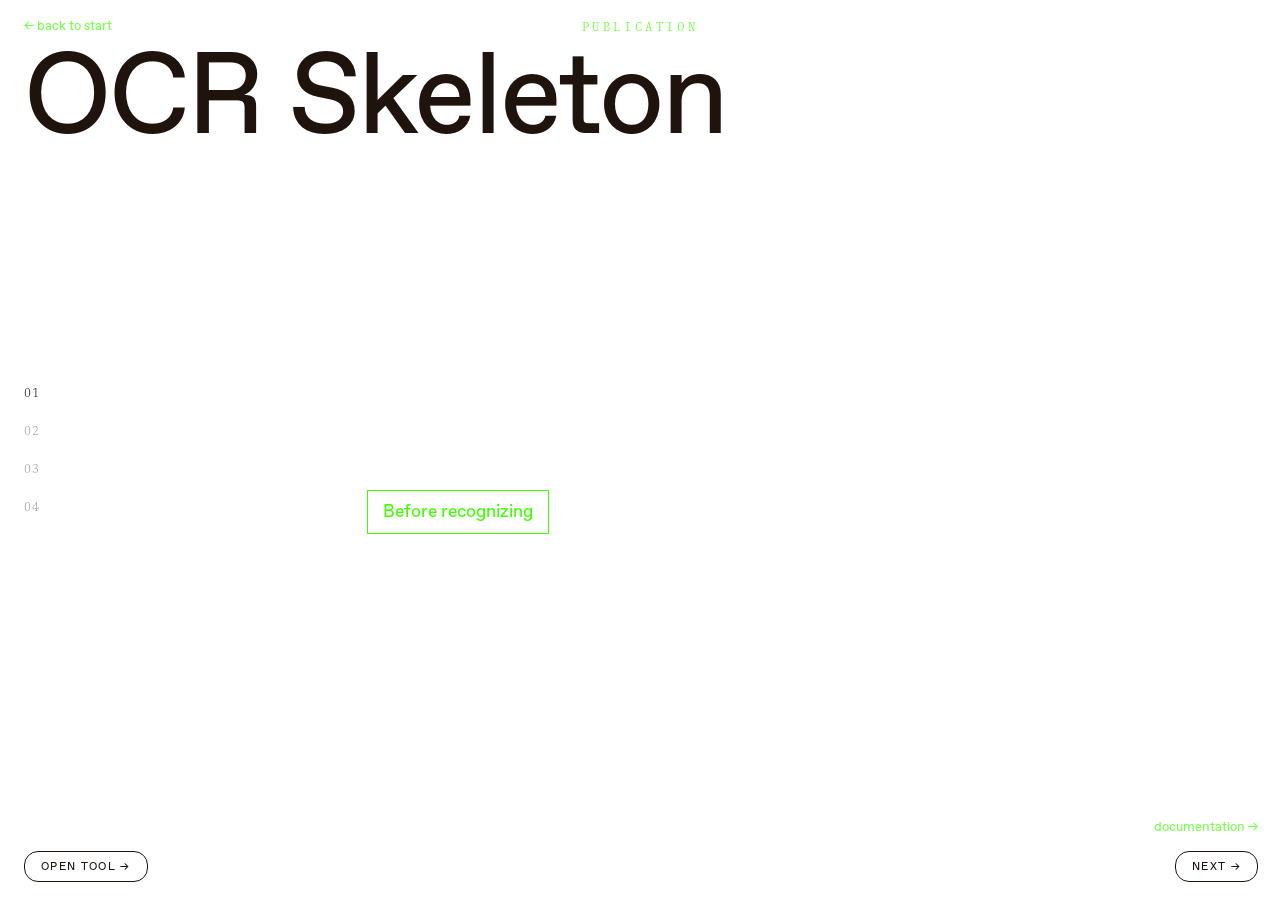
<file: tool-space.html>
<!DOCTYPE html>
<html lang="en">
<head>
<meta charset="UTF-8">
<meta name="viewport" content="width=device-width, initial-scale=1.0">
<title>Reading Machines — Process</title>
<style>

@font-face {
  font-family: "ABC Gaisyr";
  src: url("./fonts/ABCGaisyrMono-Light-Trial.otf") format("opentype");
}

@font-face {
  font-family: "ABC Stefan";
  src: url("./fonts/ABCStefan-Simple-Trial.otf") format("opentype");
}

@font-face {
  font-family: "ABC Favorit";
  src: url("./fonts/ABCFavorit-Regular-Trial.otf") format("opentype");
  font-display: swap;
}

/* updated Anti Type typeface (v2) — replaces the original export.        */
@font-face {
  font-family: "Anti-Type";
  src: url("./fonts/anti-ocr-2.otf") format("opentype");
  font-display: swap;
}

:root{
  --bg:#170d03;
  --text:#3fff00;
  --text-dim: rgba(63,255,0,.3);
  --text-faint: rgba(63,255,0,.15);
}

*{ margin:0; padding:0; box-sizing:border-box; }

html,body{
  background:var(--bg);
  color:var(--text);
  font-family:"ABC Favorit", monospace;
  width:100%;
  height:100%;
  overflow:hidden;
}

/* publication isn't a tool — it lives outside the canvas/overlay      */
/* system entirely, reached instead through this persistent top-center   */
/* link, in the spot ENTER used to occupy before it moved to index.html. */
#publication-link{
  position:fixed;
  top:18px;
  left:50%;
  transform:translateX(-50%);
  font-size:13px;
  letter-spacing:.2em;
  font-family:"ABC Gaisyr", monospace;
  color:var(--text);
  z-index:50;
  text-decoration:none;
  opacity:.85;
  transition:opacity .2s;
}

#publication-link:hover{
  opacity:.55;
}

#back-to-start{
  position:fixed;
  top:18px;
  left:24px;
  z-index:50;
  text-decoration:none;
  color:var(--text);
  opacity:.7;
  transition:opacity .2s;
  font-size:13px;
  gap:5px;
}

#back-to-start:hover{
  opacity:1;
}

#go-to-docs{
  position:fixed;
  right:22px;
  bottom:66px;
  z-index:50;
  text-decoration:none;
  color:var(--text);
  opacity:.7;
  transition:opacity .2s;
  font-size:13px;
  gap:5px;
}

#go-to-docs:hover{
  opacity:1;
}

/* left-hand page index — now jumps between the 4 presentation pages     */
/* instead of panning the old canvas.                                    */
#index-bar{
  position:fixed;
  left:24px;
  top:50%;
  transform:translateY(-50%);
  display:flex;
  flex-direction:column;
  gap:22px;
  z-index:50;
}

.index-num{
  background:none;
  border:none;
  color:var(--text);
  font-family:"ABC Gaisyr", monospace;
  font-size:12px;
  letter-spacing:.1em;
  cursor:pointer;
  padding:0;
  opacity:.4;
  transition:opacity .2s, color .2s;
}

/* on the white OCR Skeleton page the index numbers switch to the same    */
/* brown used by every button on that page, instead of green-on-white.    */
body.page-is-white .index-num{
  color:#1f130d;
}

.index-num:hover{
  opacity:.8;
}

.index-num.active{
  opacity:1;
}

.open-tool,
.open-page{
  display:inline-block;
  margin-top:14px;
  font-size:11px;
  letter-spacing:.12em;
  text-transform:uppercase;
  color:var(--text);
  opacity:1;
  cursor:pointer;
  background:none;
  border:1px solid var(--text);
  border-radius:14px;
  font-family:inherit;
  padding:8px 16px;
  text-decoration:none;
  transition:background .2s, color .2s;
}

.open-tool:hover,
.open-page:hover{
  background:var(--text);
  color:var(--bg);
}

/* on the white OCR Skeleton page these buttons switch to the same brown  */
/* used everywhere else on white backgrounds, instead of green-on-white.  */
body.page-is-white .open-page{
  color:#1f130d;
  border-color:#1f130d;
}
body.page-is-white .open-page:hover{
  background:#1f130d;
  color:#ffffff;
}

/* Opening a tool slides a layer up from the bottom instead of covering    */
/* the full screen — it stops short of the top edge, on purpose, so the    */
/* current presentation page's title stays visible above it. Full-bleed    */
/* iframe, a small close control and the guide trigger floating over it.   */
/* No sidebar, no list of the other tools: each presentation page already  */
/* owns its own GO TO TOOL button, so there's no need to reference the     */
/* other three from inside the layer itself.                               */
#tool-overlay{
  /* scoped white/brown override — the layer reads white/brown while a     */
  /* tool is open; the canvas outside stays on the dark palette, since      */
  /* these vars only cascade to #tool-overlay's own descendants.            */
  --bg:#ffffff;
  --text:#1f130d;
  --text-dim: rgba(31,19,13,.45);
  --text-faint: rgba(31,19,13,.22);

  position:fixed;
  left:0;
  right:0;
  bottom:0;
  top:170px; /* leaves the page title, sitting up at top:40px, visible above */
  z-index:200;
  background:var(--bg);
  color:var(--text);
  border-top:1px solid var(--text-dim);
  transform:translateY(100%);
  transition:transform .5s cubic-bezier(.65,0,.35,1);
  pointer-events:none;
}

#tool-overlay.show{
  transform:translateY(0);
  pointer-events:auto;
}

/* thin floating strip: current tool's name, its guide trigger, and the   */
/* close control — the only chrome on top of the tool itself.              */
#tool-overlay-bar{
  position:absolute;
  top:0;
  left:0;
  right:0;
  height:34px;
  display:flex;
  align-items:center;
  justify-content:space-between;
  gap:14px;
  padding:0 14px;
  z-index:5;
  pointer-events:none;
}
#tool-overlay-bar > *{
  pointer-events:auto;
}

#tool-overlay-title{
  font-size:10px;
  letter-spacing:.04em;
  color:var(--text-dim);
}

#tool-guide-btn{
  background:none;
  border:none;
  color:var(--text-dim);
  font-family:inherit;
  font-size:11px;
  letter-spacing:.05em;
  cursor:pointer;
  padding:0;
  text-decoration:underline;
  text-underline-offset:2px;
  opacity:.85;
  transition:opacity .2s, color .2s;
}
#tool-guide-btn:hover{
  opacity:1;
  color:var(--text);
}
#tool-guide-btn:disabled{
  opacity:.3;
  pointer-events:none;
}

#tool-overlay-close{
  background:none;
  border:1px solid var(--text-dim);
  border-radius:14px;
  color:var(--text);
  font-family:inherit;
  font-size:11px;
  letter-spacing:.08em;
  cursor:pointer;
  padding:6px 10px;
  opacity:.7;
  transition:opacity .2s, background .2s, color .2s, border-color .2s;
}

#tool-overlay-close:hover{
  opacity:1;
  background:#2bff00;
  color:#1f130d;
  border-color:#2bff00;
}

#tool-overlay-iframe{
  position:absolute;
  top:34px;
  left:0;
  right:0;
  bottom:0;
  border:none;
  width:100%;
  height:calc(100% - 34px);
}

/* Anti Type gets its own dedicated iframe that is never unloaded once     */
/* opened: font-loop requests can take a while, so switching to another    */
/* tool must not kill an in-progress run. It's just hidden (not removed)   */
/* while a different tool is shown, and keeps running underneath.          */
#anti-type-iframe{
  position:absolute;
  top:34px;
  left:0;
  right:0;
  bottom:0;
  border:none;
  width:100%;
  height:calc(100% - 34px);
  display:none;
}
#anti-type-iframe.show{ display:block; }
#anti-type-iframe.show ~ #tool-overlay-iframe{ display:none; }

/* ------------------------------ */
/* PRESENTER — 4 full sequential pages, one per tool, each reading its   */
/* description text through its own bespoke visual system instead of a   */
/* plain paragraph.                                                       */
/* ------------------------------ */

#presenter{
  position:fixed;
  inset:0;
  z-index:10;
}

.tool-page{
  position:absolute;
  inset:0;
  display:none;
  flex-direction:column;
  justify-content:center;
  padding:0 90px;
  overflow-y:auto;
}

.tool-page.active{
  display:flex;
}

.tp-head{
  display:flex;
  align-items:baseline;
  gap:16px;
  margin-bottom:34px;
}

.tp-num{
  font-family:"ABC Gaisyr", monospace;
  font-size:13px;
  letter-spacing:.15em;
  color:var(--text-dim);
}

.tp-title{
  font-family:"ABC Gaisyr", monospace;
  font-size:30px;
  letter-spacing:.03em;
  font-weight:400;
}

.tp-text{
  font-family:"ABC Favorit", monospace;
  font-size:19px;
  line-height:1.55;
}

/* fade/rise entrance — replays every time a page's display switches      */
/* back from none to flex, since CSS animations restart on that toggle,   */
/* no JS needed to re-trigger it.                                          */
@keyframes tpFadeUp{
  from{ opacity:0; transform:translateY(10px); }
  to{ opacity:1; transform:translateY(0); }
}
.tool-page.active .tp-head{
  animation:tpFadeUp .5s ease both;
}

/* ---- 01 OCR Skeleton — 1-3 words at a time inside floating boxes of    */
/* varying size, each one drifting slowly up or down. Only the first is   */
/* visible; clicking it reveals the next box elsewhere in the space,      */
/* and so on — the guesses arrive one at a time, exactly like the tool.   */
.tool-page.tp-float{
  --bg:#ffffff;
  padding:0;
  overflow:hidden;
  justify-content:flex-start;
  background:var(--bg);
}
.tp-float .tp-head{
  position:absolute;
  top:40px;
  left:24px;
  z-index:2;
  margin:0;
}
/* title styled after the documentation site's own hero heading —        */
/* ABC Favorit, huge, near-black — everything else on this page stays    */
/* on the green/dark palette so we can see how green reads on white.     */
.tp-float .tp-title{
  display:block;
  font-family:"ABC Favorit", Helvetica, Arial, sans-serif;
  font-size:clamp(48px, 9vw, 120px);
  font-weight:400;
  line-height:.92;
  letter-spacing:-.02em;
  color:#1f130d;
}
.tp-float .tp-text{
  position:absolute;
  inset:0;
}

.ocr-box{
  position:absolute;
  border:1px solid var(--text-dim);
  padding:.55em .85em;
  line-height:1.3;
  max-width:min(60vw, 360px);
  background:var(--bg);
  opacity:0;
  pointer-events:none;
  cursor:default;
  transition:opacity .6s ease, border-color .2s ease, background .2s ease, color .2s ease;
}
.ocr-box.visible{
  opacity:1;
  pointer-events:auto;
  animation:var(--floatAnim) var(--fdur) ease-in-out infinite alternate;
}
.ocr-box.clickable{
  border-color:var(--text);
  cursor:pointer;
}
.ocr-box.clickable:hover{
  background:var(--text);
  color:var(--bg);
}
@keyframes boxFloatDown{
  from{ transform:translateY(calc(-1 * var(--famp))); }
  to{ transform:translateY(var(--famp)); }
}
@keyframes boxFloatUp{
  from{ transform:translateY(var(--famp)); }
  to{ transform:translateY(calc(-1 * var(--famp))); }
}

/* ---- 02 Blind Contour — every word sits under a solid redaction bar,   */
/* stamped on at a small seeded tilt, exactly the colour of the text it   */
/* covers. Hovering lifts the bar away, revealing the word underneath;    */
/* after a few seconds — automatically, whether or not you're still       */
/* hovering — it drops back down and covers the word again. A literal     */
/* reading of "a contour you can trust exactly as much as it does":       */
/* recognisable only briefly, then withheld again.                        */
.tool-page.tp-bc-exaggerate{
  padding:0;
  overflow:hidden;
}
.tp-bc-exaggerate .tp-head{
  position:absolute;
  top:40px;
  left:24px;
  z-index:2;
  margin:0;
}
.tp-bc-exaggerate .tp-title{
  display:block;
  font-family:"ABC Favorit", Helvetica, Arial, sans-serif;
  font-size:clamp(48px, 9vw, 120px);
  font-weight:400;
  line-height:.92;
  letter-spacing:-.02em;
  color:var(--text);
}
.tp-bc-exaggerate .tp-text{
  position:absolute;
  inset:0;
  display:flex;
  flex-wrap:wrap;
  align-content:center;
  gap:14px 34px;
  padding:220px 90px 60px 24px;
  overflow-y:auto;
}
.bc-word{
  position:relative;
  display:inline-block;
  cursor:pointer;
  animation:tpFadeUp .45s ease both;
}
.bc-label{
  display:inline-block;
  font-family:"ABC Favorit", monospace;
  font-size:clamp(38px, 6.6vw, 92px);
  line-height:1.15;
  color:var(--text);
  white-space:nowrap;
}
.bc-bar{
  position:absolute;
  inset:-8% -5%;
  background:var(--text);
  border-radius:1px;
  transform:rotate(var(--btilt, 0deg)) translateY(0) scaleY(1);
  transform-origin:center;
  opacity:1;
  pointer-events:none;
  transition:transform .4s cubic-bezier(.65,0,.35,1), opacity .3s ease .1s;
}
.bc-word.revealed .bc-bar{
  transform:rotate(var(--btilt, 0deg)) translateY(-140%) scaleY(.85);
  opacity:0;
}

/* ---- 03 Anti Type — the text types itself out, letter by letter, set   */
/* in the real exported Anti-Type font. Title sits in the exact same spot */
/* as OCR Skeleton's (inherited from .tp-float .tp-head, unmodified) —    */
/* only the overflow behaviour is overridden here, since this page's      */
/* content is a single in-flow panel instead of a free-floating box space.*/
.tp-float.tp-anti-write{
  overflow-y:auto;
}
.tp-float.tp-anti-write .tp-text{
  position:static;
  inset:auto;
}

.at-panel{
  margin:240px 90px 60px 24px;
}
.at-body{
  font-family:"Anti-Type", monospace;
  font-size:clamp(40px, 6.5vw, 84px);
  line-height:1.3;
  color:#1f130d;
  white-space:pre-wrap;
  word-wrap:break-word;
  cursor:text;
}
.at-content[contenteditable="true"]{
  outline:none;
}
.at-cursor{
  display:inline-block;
  margin-left:2px;
  color:#1f130d;
  animation:atBlink 1s step-end infinite;
}
@keyframes atBlink{
  0%, 100%{ opacity:1; }
  50%{ opacity:0; }
}

/* ---- 04 Reading Loop — the text is broken into phrase-length pieces     */
/* scattered across a small pannable space. Only the current piece is a   */
/* live link; clicking it pans the "camera" to wherever the next piece    */
/* sits, so reading becomes a sequence of jumps instead of one continuous */
/* paragraph. The last piece links back to the first — the loop. Green    */
/* background instead of the site's default dark one; title matches OCR   */
/* Skeleton/Anti Type's position and size exactly.                        */
.tool-page.tp-rl-camera{
  --bg:#3fff00;
  --text:#1f130d;
  --text-dim: rgba(31,19,13,.45);
  --text-faint: rgba(31,19,13,.22);
  padding:0;
  overflow:hidden;
  background:var(--bg);
}
.tp-rl-camera .tp-head{
  position:absolute;
  top:40px;
  left:24px;
  z-index:2;
  margin:0;
}
.tp-rl-camera .tp-title{
  display:block;
  font-family:"ABC Favorit", Helvetica, Arial, sans-serif;
  font-size:clamp(48px, 9vw, 120px);
  font-weight:400;
  line-height:.92;
  letter-spacing:-.02em;
  color:#1f130d;
}
.tp-rl-camera .tp-text{
  position:absolute;
  inset:0;
}
.rl-viewport{
  position:absolute;
  inset:0;
  overflow:hidden;
}
.rl-world{
  position:absolute;
  top:0;
  left:0;
  will-change:transform;
  transition:transform .45s cubic-bezier(.65,0,.35,1);
}
.rl-piece{
  position:absolute;
  max-width:1200px;
  white-space:nowrap;
  font-family:"ABC Favorit", monospace;
  font-size:20px;
  line-height:1.55;
  color:var(--text-dim);
  opacity:.45;
  transition:color .3s ease, opacity .3s ease;
}
.rl-piece.visited{
  opacity:.3;
}
.rl-piece.active{
  color:var(--text);
  opacity:1;
  cursor:pointer;
}
.rl-piece.active:hover{
  opacity:.7;
}

/* ---- NEXT / GO TO TOOL — fixed corner controls for moving through the  */
/* 4 pages and jumping into whichever tool is currently on screen.         */
#btn-next{
  position:fixed;
  bottom:18px;
  right:22px;
  z-index:50;
}
#btn-go-tool{
  position:fixed;
  bottom:18px;
  left:24px;
  z-index:50;
}

</style>
</head>
<body class="page-is-white">

<div id="tool-overlay">
  <div id="tool-overlay-bar">
    <span id="tool-overlay-title">—</span>
    <button id="tool-guide-btn" disabled>how does it work?</button>
    <button id="tool-overlay-close">✕ close</button>
  </div>
  <iframe id="anti-type-iframe" src="" title="Anti Type"></iframe>
  <iframe id="tool-overlay-iframe" src="" title="tool"></iframe>
</div>

<a href="index.html" id="back-to-start">← back to start</a>
<a href="tools/publication.html" id="publication-link">PUBLICATION</a>
<a href="https://melinavaldata00.github.io/RMDocumentation/" id="go-to-docs" target="_blank" rel="noopener">documentation →</a>

<div id="index-bar">
  <button class="index-num active" data-idx="0">01</button>
  <button class="index-num" data-idx="1">02</button>
  <button class="index-num" data-idx="2">03</button>
  <button class="index-num" data-idx="3">04</button>
</div>

<div id="presenter">

  <section class="tool-page tp-float active" data-idx="0" data-tool-src="tools/position-zero.html" data-tool-name="OCR Skeleton">
    <div class="tp-head">
      <span class="tp-title">OCR Skeleton</span>
    </div>
    <div class="tp-text" data-style="floatboxes" data-text="Before recognizing a single letter, an OCR system does something simpler first: it figures out [[where something might be written.]] [[The page is divided]] into rectangles, bounding boxes, drawn around clusters of dark pixels the system thinks could be words. Only after that does it try to guess what each word actually says, along with a number for how confident it is about that guess."></div>
  </section>

  <section class="tool-page tp-bc-exaggerate" data-idx="1" data-tool-src="tools/outline.html" data-tool-name="Blind Contour">
    <div class="tp-head">
      <span class="tp-title">Blind Contour</span>
    </div>
    <div class="tp-text" data-style="abstract-words" data-text="The machine keeps only the shapes it recognizes as writing and discards the rest as noise, handing back pure outline — a contour you can scale, rotate, or trust exactly as much as it does."></div>
  </section>

  <section class="tool-page tp-float tp-anti-write" data-idx="2" data-tool-src="tools/anti-ocr.html" data-tool-name="Anti Type">
    <div class="tp-head">
      <span class="tp-title">Anti Type</span>
    </div>
    <div class="tp-text" data-style="antitype-write" data-text="Every letter has a point at which a machine stops recognizing it. Not because the shape has disappeared, it is still there visible to a human eye, but because enough of its detail has been removed that the system can no longer produce a confident guess about what it is."></div>
  </section>

  <section class="tool-page tp-rl-camera" data-idx="3" data-tool-src="tools/co-read.html" data-tool-name="Reading Loop">
    <div class="tp-head">
      <span class="tp-title">Reading Loop</span>
    </div>
    <div class="tp-text" data-style="camera-links" data-text="what happens when a machine reads what is left from its previous reading? The tool takes an image as input and runs it through OCR, producing a typeset document — each word placed, sized, and positioned according to what the system found."></div>
  </section>

</div>

<button id="btn-go-tool" class="open-page">open tool →</button>
<button id="btn-next" class="open-page">next →</button>

<script>

/* ------------------------------ */
/* SEEDED RANDOM */
/* ------------------------------ */

function seededRandom(seed){
    let s = Math.sin(seed) * 10000;
    return s - Math.floor(s);
}

/* ------------------------------ */
/* READING SYSTEMS — one bespoke visual treatment per tool page, each    */
/* built from the same plain data-text string.                            */
/* ------------------------------ */

let wrapCounter = 0;

// keyed by page index — lets a reading system run something (like Anti
// Type's typing effect) only while its page is actually on screen.
const pageHooks = {};

// 01 OCR Skeleton — the text is chunked into groups of 1-3 words, each one
// living inside a floating box of its own size, drifting slowly up or down.
// Only the first box starts visible; clicking a box reveals the next one,
// placed elsewhere in the space — the guesses arrive one at a time.
function wrapFloatBoxes(block){
    const raw = block.dataset.text.replace(/\s+/g, ' ').trim();
    const blockIdx = wrapCounter++;

    // wrapping a phrase in [[ ]] inside data-text forces it to always land
    // in one box together, instead of being split up by the automatic
    // 2-3 word grouping below (e.g. "[[The page is divided]]").
    const units = [];
    const forcedRe = /\[\[(.*?)\]\]/g;
    let lastIndex = 0, m;
    const pushWords = str=>{
        str.trim().split(' ').filter(Boolean).forEach(w=> units.push({ t: w, forced: false }));
    };
    while((m = forcedRe.exec(raw))){
        pushWords(raw.slice(lastIndex, m.index));
        units.push({ t: m[1].trim(), forced: true });
        lastIndex = forcedRe.lastIndex;
    }
    pushWords(raw.slice(lastIndex));

    // group units into chunks of 2-3 (never a single plain word — otherwise
    // there are simply too many boxes to click through), seeded so it's
    // stable across re-renders. The very first box always opens on the
    // first two words (or the first forced group, if the text starts with
    // one), then the rest is grouped automatically. A forced group is
    // never merged with neighboring words — it always gets its own box.
    const chunks = [];
    let ui = 0, gi = 0;

    if(units.length){
        if(units[0].forced){
            chunks.push(units[0].t);
            ui = 1;
        } else {
            const take = [];
            while(ui < units.length && !units[ui].forced && take.length < 2){
                take.push(units[ui].t); ui++;
            }
            chunks.push(take.join(' '));
        }
    }

    while(ui < units.length){
        if(units[ui].forced){
            chunks.push(units[ui].t);
            ui++;
            continue;
        }
        const size = 2 + Math.floor(seededRandom(blockIdx*1000 + gi) * 2); // 2–3
        const take = [];
        while(ui < units.length && !units[ui].forced && take.length < size){
            take.push(units[ui].t); ui++;
        }
        chunks.push(take.join(' '));
        gi++;
    }

    // a trailing single-word chunk (leftover from the 2-3 grouping not
    // dividing evenly) gets folded into the previous box instead of
    // getting a whole box to itself.
    if(chunks.length > 1 && chunks[chunks.length - 1].split(' ').length < 2){
        const last = chunks.pop();
        chunks[chunks.length - 1] += ' ' + last;
    }

    const boxes = chunks.map((chunk, ci)=>{
        const box = document.createElement("div");
        box.className = "ocr-box";
        box.textContent = chunk;

        const seed = blockIdx*1000 + ci;
        const left  = 6  + seededRandom(seed + 0.1) * 68;   // 6%–74%
        const top   = 10 + seededRandom(seed + 0.2) * 64;   // 10%–74%
        const fsize = 14 + seededRandom(seed + 0.3) * 18;   // 14–32px
        const fdur  = 4.5 + seededRandom(seed + 0.4) * 4.5; // 4.5–9s
        const famp  = 26 + seededRandom(seed + 0.5) * 64;   // 26–90px
        const goingDown = seededRandom(seed + 0.6) > 0.5;

        box.style.left = left.toFixed(1) + "%";
        box.style.top  = top.toFixed(1) + "%";
        box.style.fontSize = fsize.toFixed(1) + "px";
        box.style.setProperty("--fdur", fdur.toFixed(2) + "s");
        box.style.setProperty("--famp", famp.toFixed(1) + "px");
        box.style.setProperty("--floatAnim", goingDown ? "boxFloatDown" : "boxFloatUp");

        block.appendChild(box);
        return box;
    });

    function revealBox(ci){
        const box = boxes[ci];
        box.classList.add("visible");
        if(ci < boxes.length - 1){
            box.classList.add("clickable");
            box.addEventListener("click", ()=>{
                if(box.dataset.used) return;
                box.dataset.used = "1";
                box.classList.remove("clickable");
                revealBox(ci + 1);
            });
        }
    }

    if(boxes.length) revealBox(0);
}

// 02 Blind Contour — each word sits under a solid redaction bar, the same
// colour as the text, stamped on at a small seeded tilt so the row doesn't
// look machine-uniform. Hovering lifts the bar away and reveals the word;
// a few seconds later — automatically, regardless of whether the mouse is
// still there — it drops back down and covers the word again.
function wrapAbstractWords(block){
    const text = block.dataset.text.replace(/\s+/g, ' ').trim();
    const blockIdx = wrapCounter++;
    const words = text.split(' ');
    const REVEAL_MS = 2500;

    words.forEach((word, wi)=>{
        const wrap = document.createElement("span");
        wrap.className = "bc-word";
        wrap.style.animationDelay = (wi * 0.04).toFixed(3) + 's';

        const label = document.createElement("span");
        label.className = "bc-label";
        label.textContent = word;

        const bar = document.createElement("span");
        bar.className = "bc-bar";
        const seed = blockIdx*1000 + wi;
        const tilt = (seededRandom(seed + 0.6) - 0.5) * 3.6; // -1.8..1.8deg
        bar.style.setProperty("--btilt", tilt.toFixed(2) + "deg");

        wrap.appendChild(label);
        wrap.appendChild(bar);

        let revealTimer = null;
        wrap.addEventListener("mouseenter", ()=>{
            wrap.classList.add("revealed");
            clearTimeout(revealTimer);
            revealTimer = setTimeout(()=> wrap.classList.remove("revealed"), REVEAL_MS);
        });

        block.appendChild(wrap);
        block.appendChild(document.createTextNode(" "));
    });
}

// 03 Anti Type — a plain text-file panel where the description types
// itself out letter by letter, set in the real exported Anti-Type font
// (same .otf the tool itself exports), with a blinking cursor at the end.
// Clicking the text hands over the keyboard: the auto-typing stops and
// the panel becomes directly editable. The moment the visitor stops
// typing (a short pause with no input), the machine takes back over and
// keeps typing out the rest of the original text on its own, picking up
// exactly where it left off — click in again at any point to interrupt
// it again. Returns { start, stop } so the page-switching logic can
// (re)play the typing each time this page becomes active, and fully
// reset it when you leave.
function wrapAntiTypeWrite(block){
    const text = block.dataset.text;
    block.innerHTML = "";

    const panel = document.createElement("div");
    panel.className = "at-panel";

    const body = document.createElement("div");
    body.className = "at-body";
    const content = document.createElement("span");
    content.className = "at-content";
    const cursor = document.createElement("span");
    cursor.className = "at-cursor";
    cursor.textContent = "|";
    body.appendChild(content);
    body.appendChild(cursor);
    panel.appendChild(body);

    block.appendChild(panel);

    let timer     = null; // the auto-typing interval (initial or resumed)
    let idleTimer = null; // debounce: fires once the visitor pauses
    let i         = 0;    // how far into the original text the machine has gotten
    let editing   = false;
    const IDLE_DELAY = 1400; // ms of no input before the machine resumes

    function stopTyping(){
        if(timer){ clearInterval(timer); timer = null; }
    }

    function clearIdle(){
        if(idleTimer){ clearTimeout(idleTimer); idleTimer = null; }
    }

    // the machine resumes, appending the remaining original characters
    // after whatever the visitor left in the panel
    function resumeAuto(){
        editing = false;
        content.contentEditable = "false";
        cursor.style.display = "";
        stopTyping();
        timer = setInterval(()=>{
            if(i >= text.length){ stopTyping(); return; }
            content.appendChild(document.createTextNode(text[i]));
            i++;
        }, 130);
    }

    function scheduleResume(){
        clearIdle();
        idleTimer = setTimeout(resumeAuto, IDLE_DELAY);
    }

    function beginEditing(){
        clearIdle();
        if(editing) return;
        editing = true;
        stopTyping();
        cursor.style.display = "none";
        content.contentEditable = "true";
        content.spellcheck = false;
        content.focus();
        // caret at the end of whatever's already been typed, not the start
        const range = document.createRange();
        range.selectNodeContents(content);
        range.collapse(false);
        const sel = window.getSelection();
        sel.removeAllRanges();
        sel.addRange(range);
    }

    body.addEventListener("click", beginEditing);
    content.addEventListener("input", scheduleResume);

    function start(){
        clearIdle();
        stopTyping();
        editing = false;
        content.contentEditable = "false";
        cursor.style.display = "";
        content.textContent = "";
        i = 0;
        timer = setInterval(()=>{
            if(i >= text.length){ stopTyping(); return; }
            content.textContent += text[i];
            i++;
        }, 130);
    }

    function stop(){
        clearIdle();
        stopTyping();
    }

    return { start, stop };
}

// 04 Reading Loop — the text is chunked into phrase-length pieces (5-9
// words), scattered widely across a large virtual space. The reading
// auto-advances on a loop (every AUTO_DELAY ms the camera pans itself to
// the next piece, wrapping back to the first at the end); clicking the
// current piece jumps early and just resets that countdown, it doesn't
// fight the automatic advance. Returns { start, stop } — start() resets
// the camera to piece 0 and clears which pieces have been visited, same
// pattern as Anti Type's typing hooks.
function wrapCameraLinks(block){
    const raw = block.dataset.text.replace(/\s+/g, ' ').trim();
    const blockIdx = wrapCounter++;
    const words = raw.split(' ');

    // chunk into readable phrase-length pieces, seeded so it's stable
    const pieces = [];
    let wi = 0, gi = 0;
    while(wi < words.length){
        const size = 5 + Math.floor(seededRandom(blockIdx*1000 + gi) * 5); // 5–9
        pieces.push(words.slice(wi, wi + size).join(' '));
        wi += size;
        gi++;
    }
    // a trailing tiny leftover gets folded into the previous piece
    if(pieces.length > 1 && pieces[pieces.length - 1].split(' ').length < 3){
        const last = pieces.pop();
        pieces[pieces.length - 1] += ' ' + last;
    }

    block.innerHTML = "";
    const viewport = document.createElement("div");
    viewport.className = "rl-viewport";
    const world = document.createElement("div");
    world.className = "rl-world";
    viewport.appendChild(world);
    block.appendChild(viewport);

    const WORLD_W = 4400, WORLD_H = 2600;
    const cols = Math.ceil(Math.sqrt(pieces.length));
    const rows = Math.ceil(pieces.length / cols);
    const cellW = WORLD_W / cols, cellH = WORLD_H / rows;

    const items = pieces.map((txt, pi)=>{
        const el = document.createElement("span");
        el.className = "rl-piece";
        el.textContent = txt;

        const col = pi % cols, row = Math.floor(pi / cols);
        const seed = blockIdx*1000 + pi;
        const x = col*cellW + cellW*0.15 + seededRandom(seed + 0.1) * cellW*0.6;
        const y = row*cellH + cellH*0.15 + seededRandom(seed + 0.2) * cellH*0.6;

        el.style.left = x.toFixed(1) + "px";
        el.style.top  = y.toFixed(1) + "px";
        world.appendChild(el);
        return { el, x, y };
    });

    let current = 0;
    const visited = new Set();
    let autoTimer = null;
    const AUTO_DELAY = 2800; // ms between automatic advances

    function panTo(idx){
        const vp = viewport.getBoundingClientRect();
        const target = items[idx];
        const tx = vp.width/2 - target.x;
        const ty = vp.height/2 - target.y;
        world.style.transform = "translate(" + tx.toFixed(1) + "px, " + ty.toFixed(1) + "px)";
    }

    function setActive(idx){
        items.forEach((it, i)=>{
            it.el.classList.toggle("active", i === idx);
            it.el.classList.toggle("visited", i !== idx && visited.has(i));
        });
    }

    function clearAuto(){
        if(autoTimer){ clearTimeout(autoTimer); autoTimer = null; }
    }

    // the reading auto-advances on a loop; a manual click just jumps early
    // and resets the countdown, instead of fighting the automatic one
    function scheduleAuto(){
        clearAuto();
        autoTimer = setTimeout(()=>{
            activate((current + 1) % items.length);
        }, AUTO_DELAY);
    }

    function activate(idx){
        current = idx;
        visited.add(idx);
        panTo(idx);
        setActive(idx);
        scheduleAuto();
    }

    items.forEach((it, i)=>{
        it.el.addEventListener("click", ()=>{
            if(i !== current) return; // only the active piece is a live link
            activate((current + 1) % items.length); // last piece loops back to the first
        });
    });

    function start(){
        visited.clear();
        activate(0);
    }

    function stop(){
        clearAuto();
    }

    return { start, stop };
}

function renderReadingSystem(block){
    switch(block.dataset.style){
        case "floatboxes": wrapFloatBoxes(block); break;
        case "abstract-words": wrapAbstractWords(block); break;
        case "antitype-write": {
            const hooks = block.closest(".tool-page").dataset.idx;
            pageHooks[hooks] = wrapAntiTypeWrite(block);
            break;
        }
        case "camera-links": {
            const idx = block.closest(".tool-page").dataset.idx;
            pageHooks[idx] = wrapCameraLinks(block);
            break;
        }
    }
}

document.querySelectorAll(".tp-text").forEach(renderReadingSystem);

/* ------------------------------ */
/* PAGE SWITCHING — NEXT cycles through the 4 pages (looping from 04     */
/* back to 01), the left-hand index jumps straight to one, and GO TO      */
/* TOOL opens whichever tool the page currently on screen belongs to.     */
/* ------------------------------ */

const pages       = Array.from(document.querySelectorAll(".tool-page"));
const indexBtns   = Array.from(document.querySelectorAll(".index-num"));
let currentPage   = 0;

function showPage(idx){
    const prevPage = currentPage;
    currentPage = ((idx % pages.length) + pages.length) % pages.length;
    pages.forEach((p, i)=> p.classList.toggle("active", i === currentPage));
    indexBtns.forEach((b, i)=> b.classList.toggle("active", i === currentPage));
    // brown buttons/index on the light-background pages (white or green),
    // green-on-dark everywhere else
    document.body.classList.toggle("page-is-white",
        pages[currentPage].classList.contains("tp-float") ||
        pages[currentPage].classList.contains("tp-rl-camera")
    );

    // page-specific effects (e.g. Anti Type's typing animation) only run
    // while their own page is actually the one on screen — and only get
    // (re)started when you actually navigate to a different page, not on
    // a repeat click that lands on the page you're already viewing (that
    // used to reset Anti Type's typing/editing every time, even mid-edit).
    if(prevPage !== currentPage){
        if(pageHooks[prevPage]) pageHooks[prevPage].stop();
        if(pageHooks[currentPage]) pageHooks[currentPage].start();
    }
}

document.getElementById("btn-next").addEventListener("click", ()=>{
    showPage(currentPage + 1);
});

indexBtns.forEach(btn=>{
    btn.addEventListener("click", ()=> showPage(parseInt(btn.dataset.idx, 10)));
});

document.getElementById("btn-go-tool").addEventListener("click", ()=>{
    const p = pages[currentPage];
    openTool(p.dataset.toolSrc, p.dataset.toolName);
});

/* ------------------------------ */
/* TOOL OVERLAY */
/* ------------------------------ */

const toolOverlay      = document.getElementById("tool-overlay");
const toolOverlayFrame = document.getElementById("tool-overlay-iframe");
const antiTypeFrame    = document.getElementById("anti-type-iframe");
const toolOverlayTitle = document.getElementById("tool-overlay-title");
const ANTI_TYPE_SRC    = "tools/anti-ocr.html";

function openTool(src, name){
    if(src === ANTI_TYPE_SRC){
        // load it once, then just reveal it — never reload while switching
        // tools, so an in-progress run keeps going in the background
        if(!antiTypeFrame.dataset.loaded){
            antiTypeFrame.src = src;
            antiTypeFrame.dataset.loaded = "1";
        }
        antiTypeFrame.classList.add("show");
        // asking here, from a real click, works far more reliably across
        // browsers (Safari especially) than asking from inside the iframe
        if(typeof Notification !== "undefined" && Notification.permission === "default"){
            Notification.requestPermission();
        }
        clearAntiTypeUpdateFlag();
    } else {
        antiTypeFrame.classList.remove("show");
        // avoid reloading the iframe if this tool is already the one showing
        if(toolOverlayFrame.dataset.currentSrc !== src){
            toolOverlayFrame.src = src;
            toolOverlayFrame.dataset.currentSrc = src;
        }
    }

    toolOverlayTitle.textContent = name;
    toolOverlay.classList.add("show");
    document.getElementById("tool-guide-btn").disabled = false;
}

// entry point for the tool's own "how it works" guide — each tool page
// still owns its guide content/modal, this just asks the currently-visible
// iframe to open it
document.getElementById("tool-guide-btn").addEventListener("click", ()=>{
    const activeFrame = antiTypeFrame.classList.contains("show") ? antiTypeFrame : toolOverlayFrame;
    if(!activeFrame.contentWindow) return;
    activeFrame.contentWindow.postMessage({ type: "open-guide" }, location.origin);
});

/* Anti Type runs in the background (see above) and reports back here      */
/* when a word or font export finishes, via postMessage from its iframe.   */
/* We try an OS notification, but don't rely on it alone — Safari in       */
/* particular can silently withhold permission — so there's always a       */
/* visible fallback too: a flashed tab title, cleared the moment Anti      */
/* Type is reopened.                                                       */
const pageTitle = document.title;

function clearAntiTypeUpdateFlag(){
    document.title = pageTitle;
}

window.addEventListener("message", (event)=>{
    if(event.origin !== location.origin) return;
    if(!event.data || event.data.type !== "anti-type-done") return;

    const { title, body } = event.data;

    if(typeof Notification !== "undefined" && Notification.permission === "granted"){
        try { new Notification(title, { body }); } catch(e) {}
    }

    // visible fallback, always shown regardless of notification permission
    document.title = "● " + pageTitle;
});

window.addEventListener("focus", ()=>{
    if(antiTypeFrame.classList.contains("show")) clearAntiTypeUpdateFlag();
});

document.getElementById("tool-overlay-close").addEventListener("click", ()=>{
    toolOverlay.classList.remove("show");
    toolOverlayFrame.src = "";
    toolOverlayFrame.dataset.currentSrc = "";
});

</script>
</body>
</html>
</file>
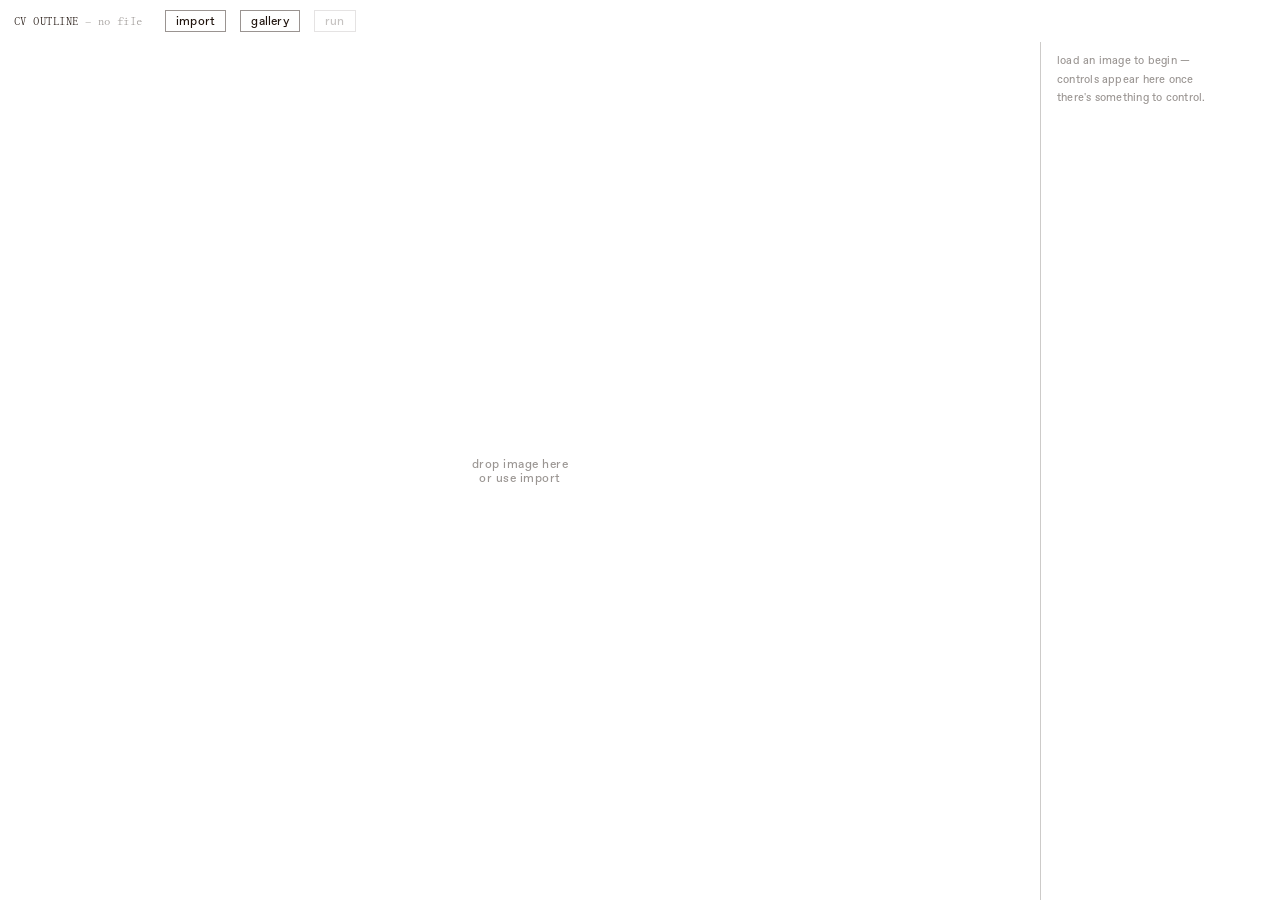
<file: tools/outline.html>
<!DOCTYPE html>
<html lang="en">
<head>
<meta charset="UTF-8">
<meta name="viewport" content="width=device-width, initial-scale=1.0">
<title>CV OUTLINE</title>
<style>

* { box-sizing: border-box; margin: 0; padding: 0; }

@font-face {
  font-family: "ABC Favorit";
  src: url("../fonts/ABCFavorit-Regular-Trial.otf") format("opentype");
  font-display: swap;
}
@font-face {
  font-family: "ABC Gaisyr";
  src: url("../fonts/ABCGaisyrMono-Light-Trial.otf") format("opentype");
  font-display: swap;
}

:root{
  --bg:#ffffff;
  --text:#1f130d;
  --text-dim: rgba(31,19,13,.45);
  --text-faint: rgba(31,19,13,.22);
}

body {
  background: var(--bg);
  font-family: "ABC Favorit", monospace;
  font-size: 12px; color: var(--text);
  height: 100vh; display: flex; flex-direction: column; overflow: hidden;
}
#topbar {
  display: flex; align-items: center; gap: 14px;
  padding: 10px 14px; flex-shrink: 0;
}
#title { font-size: 11px; letter-spacing: .04em; color: var(--text-dim); margin-right: 8px; font-family:"ABC Gaisyr", monospace; }
#title b { color: var(--text); font-weight: 400; }
.b {
  font-family: "ABC Favorit", monospace;
  font-size: 12px; letter-spacing: .02em; padding: 3px 10px;
  border: 1px solid var(--text-dim); background: none; color: var(--text);
  cursor: pointer; transition: border-color .15s, opacity .15s; white-space: nowrap;
}
.b:hover { opacity: .7; }
.b.on  { border-color: var(--text); opacity: 1; }
.b.go  { color: var(--text); }
.b.go:hover { opacity: .7; }
.b:disabled { opacity: .25; pointer-events: none; }

#main {
  flex: 1; display: grid; grid-template-columns: 1fr 240px;
  min-height: 0; overflow: hidden;
}
#left {
  position: relative; overflow: hidden; background: var(--bg);
  display: flex; align-items: center; justify-content: center;
}
#drop {
  position: absolute; inset: 0;
  display: flex; align-items: center; justify-content: center;
  cursor: pointer; z-index: 5;
}
#drop input { position: absolute; inset: 0; opacity: 0; cursor: pointer; width: 100%; height: 100%; }
#drop-hint { color: var(--text-dim); text-align: center; pointer-events: none;
  font-size: 12px; letter-spacing: .04em; line-height: 1.2; }
#drop.drag #drop-hint { color: var(--text); }
#drop.gone { pointer-events: none; opacity: 0; }
#c { display: block; position: relative; z-index: 1; }

#right {
  display: flex; flex-direction: column;
  overflow: hidden; background: var(--bg); border-left: 1px solid var(--text-faint);
  width: 240px; flex-shrink: 0;
}
#right-placeholder{
  padding: 10px 16px;
  font-size: 11px;
  letter-spacing: .02em;
  color: var(--text-dim);
  line-height: 1.7;
}
body.stage-image #right-placeholder{ display: none; }

#right-inner {
  flex: 1; display: flex; flex-direction: column;
  padding: 8px 16px; gap: 14px;
  overflow: hidden;
}
.group-basic, .group-advanced{ display: none; opacity: 0; transition: opacity .35s; }
body.stage-image .group-basic{ display: block; opacity: 1; }
body.stage-results .group-advanced{ display: block; opacity: 1; }

.section { margin-bottom: 10px; }
.stitle { font-size: 10px; letter-spacing: .04em; color: var(--text-dim); margin-bottom: 8px; }
.slider-row { display: flex; align-items: center; gap: 8px; }
.slabel { font-size: 10px; color: var(--text-dim); letter-spacing: .04em; min-width: 46px; }
input[type=range] {
  -webkit-appearance: none; flex: 1; height: 1px;
  background: var(--text-faint); cursor: pointer; outline: none;
}
input[type=range]::-webkit-slider-thumb {
  -webkit-appearance: none; width: 8px; height: 8px;
  background: var(--text); border-radius: 50%;
}
input[type=range]::-moz-range-thumb {
  width: 8px; height: 8px;
  background: var(--text);
  border: none;
  border-radius: 50%;
}
/* on iPad the 8px thumb is precise-looking but hard to actually grab with a  */
/* finger -- bump the hit target up on touch only, without going as big as   */
/* to feel clumsy. desktop mouse/trackpad users never see this.              */
@media (pointer: coarse){
  input[type=range]{
    height: 3px;
  }
  input[type=range]::-webkit-slider-thumb{
    width: 15px; height: 15px;
  }
  input[type=range]::-moz-range-thumb{
    width: 15px; height: 15px;
  }
  input[type=range]::-moz-range-track{
    height: 3px; background: var(--text-faint);
  }
  .slider-row {
    gap: 12px;
    padding: 6px 0;
  }
  .slabel { min-width: 54px; font-size: 11px; }
}
.num { font-size: 10px; color: var(--text-dim); min-width: 26px; text-align: right; }
.btn-group { display: flex; flex-direction: row; gap: 12px; }
.btn-group .b { text-align: left; width: auto; font-size: 12px; }
#export-row {
  padding: 10px 16px; display: none; opacity: 0; gap: 6px;
  flex-shrink: 0; border-top: 1px solid var(--text-faint);
  transition: opacity .35s;
}
body.stage-results #export-row{ display: flex; opacity: 1; }
#export-row .b { flex: 1; text-align: center; }

#prog {
  display: none; position: absolute; inset: 0;
  background: rgba(43,26,9,.93); z-index: 20;
  align-items: center; justify-content: center; flex-direction: column; gap: 10px;
}
#prog.show { display: flex; }
#ptxt { font-size: 10px; color: var(--text-dim); letter-spacing: .1em; }
#ptrack { width: 130px; height: 1px; background: var(--text-faint); }
#pfill  { height: 1px; background: var(--text); width: 0; transition: width .2s; }

#server-warn {
  display: none; position: absolute; inset: 0; z-index: 30;
  background: var(--bg); align-items: center; justify-content: center;
  flex-direction: column; gap: 12px;
}
#server-warn.show { display: flex; }
#server-warn p { font-size: 11px; color: var(--text-dim); letter-spacing: .06em; line-height: 2; text-align: center; }
#server-warn code { font-size: 12px; color: var(--text); background: rgba(31,19,13,.1); padding: 6px 14px; }

#guide-overlay{
  display: none; position: fixed; inset: 0;
  background: rgba(31,19,13,.55); z-index: 50;
  align-items: center; justify-content: center;
}
#guide-overlay.show{ display: flex; }
#guide-modal{
  background: var(--bg); border: 1px solid var(--text);
  width: min(560px, 90vw); max-height: 84vh; max-height: 84dvh; overflow-y: auto;
  padding: 22px 26px;
}
#guide-modal h2{
  font-family: "ABC Gaisyr", monospace; font-size: 15px;
  letter-spacing: .04em; font-weight: 400; margin-bottom: 14px;
}
#guide-modal h3{
  font-size: 10px; letter-spacing: .08em; text-transform: uppercase;
  color: var(--text-dim); margin: 18px 0 8px;
}
#guide-modal p{ font-size: 12px; line-height: 1.6; color: var(--text); margin-bottom: 8px; }
#guide-modal code{
  font-family: "ABC Favorit", monospace; background: var(--text-faint);
  padding: 1px 4px; font-size: 11px;
}
.field-table{ width: 100%; border-collapse: collapse; margin-bottom: 4px; }
.field-table td{ font-size: 11px; padding: 4px 0; border-bottom: 1px solid var(--text-faint); vertical-align: top; }
.field-table td:first-child{ font-family: "ABC Favorit", monospace; color: var(--text); white-space: nowrap; padding-right: 12px; }
.field-table td:last-child{ color: var(--text-dim); }
#guide-actions{ display: flex; margin-top: 18px; border-top: 1px solid var(--text-faint); padding-top: 16px; }
#guide-actions .b{ flex: 1; text-align: center; }

#gallery-overlay{
  display: none; position: fixed; inset: 0;
  background: rgba(31,19,13,.55); z-index: 90;
  align-items: center; justify-content: center;
}
#gallery-overlay.show{ display: flex; }
#gallery-modal{
  background: var(--bg); border: 1px solid var(--text);
  width: min(640px, 92vw); max-height: 84vh; max-height: 84dvh; overflow-y: auto;
  padding: 22px 26px;
}
#gallery-modal h2{
  font-family: "ABC Gaisyr", monospace; font-size: 15px;
  letter-spacing: .04em; font-weight: 400; margin-bottom: 4px;
}
#gallery-modal .gallery-hint{ font-size: 11px; color: var(--text-dim); margin-bottom: 16px; }
.gallery-grid{
  display: grid; grid-template-columns: repeat(auto-fill, minmax(110px, 1fr));
  gap: 8px;
}
.gallery-thumb{
  aspect-ratio: 1; border: 1px solid var(--text-faint); cursor: pointer;
  background: var(--text-faint) center/cover no-repeat; overflow: hidden;
  transition: border-color .15s;
}
.gallery-thumb:hover{ border-color: var(--text); }
.gallery-empty{ font-size: 12px; color: var(--text-dim); }
#gallery-close{ display: flex; margin-top: 18px; border-top: 1px solid var(--text-faint); padding-top: 16px; }
#gallery-close .b{ flex: 1; text-align: center; }
</style>
</head>
<body>

<div id="topbar">
  <span id="title"><b>CV OUTLINE</b> — <span id="fname">no file</span></span>
  <button class="b" id="btn-import">import</button>
  <button class="b" id="btn-gallery">gallery</button>
  <button class="b go" id="btn-run" disabled>run</button>
  <input type="file" accept="image/*" id="file-input" style="display:none">
</div>

<div id="gallery-overlay">
  <div id="gallery-modal">
    <h2>choose an image</h2>
    <div class="gallery-hint">from tools/images/Blind Contour</div>
    <div class="gallery-grid" id="gallery-grid"></div>
    <div id="gallery-close"><button class="b" id="btn-gallery-close">close</button></div>
  </div>
</div>

<div id="guide-overlay">
  <div id="guide-modal">
    <h2>how blind contour works</h2>
    <p>This tool doesn't read anything — no OCR, no text recognition. It's "blind"
    on purpose: the image is sent to a small hosted Python server that traces
    the raw shape boundaries in it using OpenCV, the same way you'd trace edges
    in any computer-vision pipeline, with no idea any of it might be letters.</p>
    <p>Server-side, for every uploaded image: convert to grayscale, blur slightly,
    threshold it two ways (dark-on-light and light-on-dark, via Otsu's method) and
    keep whichever version finds more contours, clean up the result with a small
    morphological opening pass, then trace every remaining outline with OpenCV's
    contour finder. Each traced shape comes back as a path — position, size, and
    the actual point-by-point outline.</p>
    <h3>parameters</h3>
    <table class="field-table">
      <tr><td>letter</td><td>minimum contour area to keep — raise it to discard small
        noise and keep only larger shapes; lower it to pick up fine detail</td></tr>
    </table>
    <p>Everything you see is that raw contour data rendered back as SVG — there's
    no interpretation of what the shapes are, just their outlines.</p>
    <div id="guide-actions">
      <button class="b" id="btn-guide-close">close</button>
    </div>
  </div>
</div>

<div id="main">
  <div id="left">
    <div id="drop">
      <input type="file" accept="image/*" id="file-input-drop">
      <div id="drop-hint">drop image here<br>or use import</div>
    </div>
    <canvas id="c"></canvas>
    <div id="prog">
      <div id="ptxt">running…</div>
      <div id="ptrack"><div id="pfill"></div></div>
    </div>
    <div id="server-warn">
      <p>server not running<br>open a terminal and run:</p>
      <code>python3 server.py</code>
      <button class="b go" id="btn-retry" style="margin-top:8px">retry</button>
    </div>
  </div>

  <div id="right">
    <div id="right-placeholder">load an image to begin —<br>controls appear here once<br>there's something to control.</div>
    <div id="right-inner">

    <div class="section group-basic">
      <div class="stitle">detection</div>
      <div class="slider-row">
        <span class="slabel">min area</span>
        <input type="range" id="s-letter" min="5" max="500" step="5" value="20">
        <span class="num" id="v-letter">20</span>
      </div>
    </div>

    <div class="section group-basic">
      <div class="stitle">stroke</div>
      <div class="btn-group">
        <button class="b on" data-color="white">white on black</button>
        <button class="b"    data-color="black">black on white</button>
      </div>
    </div>

    <div class="section group-advanced">
      <div class="stitle">transform</div>
      <div class="slider-row">
        <span class="slabel">rotation</span>
        <input type="range" id="s-rot" min="0" max="100" value="0">
        <span class="num" id="v-rot">0</span>
      </div>
      <div class="slider-row" style="margin-top:6px;">
        <span class="slabel">scale</span>
        <input type="range" id="s-scale" min="0" max="100" value="0">
        <span class="num" id="v-scale">0</span>
      </div>
      <div class="slider-row" style="margin-top:6px;">
        <span class="slabel">shift</span>
        <input type="range" id="s-shift" min="0" max="100" value="0">
        <span class="num" id="v-shift">0</span>
      </div>
      <div class="slider-row" style="margin-top:6px;">
        <span class="slabel">break</span>
        <input type="range" id="s-loops" min="0" max="100" value="0">
        <span class="num" id="v-loops">0</span>
      </div>
    </div>

    </div><!-- /right-inner -->
    <div id="export-row">
      <button class="b" id="btn-svg" disabled>↓ svg</button>
      <button class="b" id="btn-png" disabled>↓ png</button>
    </div>
  </div>
</div>

<script>
const API = 'https://reading-machines.onrender.com/layer';

// same free-tier Render instance as Anti Type -- wake it up the moment
// this page opens (cheap health-check route, no image processing) so a
// cold start happens in the background instead of after the visitor
// actually imports an image and hits "run".
fetch('https://reading-machines.onrender.com/').catch(() => {});

const S = {
  imageB64: null, imgW: 0, imgH: 0,
  letter: 20,
  rot: 0, scale: 0, shift: 0, loops: 0,
  colorMode: 'white',
  paths: [],
};

const canvas = document.getElementById('c');
const ctx    = canvas.getContext('2d');
const left   = document.getElementById('left');

// ── file ──────────────────────────────────────────────────
document.getElementById('btn-import').addEventListener('click', () =>
  document.getElementById('file-input').click()
);
['file-input','file-input-drop'].forEach(id => {
  document.getElementById(id).addEventListener('change', e => {
    if (e.target.files[0]) loadImg(e.target.files[0]);
  });
});
const drop = document.getElementById('drop');
drop.addEventListener('dragover', e => { e.preventDefault(); drop.classList.add('drag'); });
drop.addEventListener('dragleave', () => drop.classList.remove('drag'));
drop.addEventListener('drop', e => {
  e.preventDefault(); drop.classList.remove('drag');
  if (e.dataTransfer.files[0]) loadImg(e.dataTransfer.files[0]);
});

// shared by the file-picker/drop path and the gallery path -- both just
// need to end up with a data URL in S.imageB64 (it gets JSON-posted to
// the server as-is).
function applyImageDataUrl(dataUrl, displayName) {
  S.imageB64 = dataUrl;
  const img = new Image();
  img.onload = () => { S.imgW = img.naturalWidth; S.imgH = img.naturalHeight; };
  img.src = S.imageB64;
  document.getElementById('fname').textContent = displayName;
  document.getElementById('btn-run').disabled = false;
  document.getElementById('btn-svg').disabled = true;
  document.getElementById('btn-png').disabled = true;
  S.paths = [];
  drop.classList.add('gone');
  document.body.classList.add('stage-image');
  document.body.classList.remove('stage-results');
  fit();
  ctx.fillStyle = S.colorMode==='white' ? '#111' : '#fff';
  ctx.fillRect(0, 0, canvas.width, canvas.height);
}

function loadImgFromURL(url, name) {
  fetch(url)
    .then(r => r.blob())
    .then(blob => {
      const reader = new FileReader();
      reader.onload = ev => applyImageDataUrl(ev.target.result, name);
      reader.readAsDataURL(blob);
    })
    .catch(() => alert('Could not load ' + name));
}

// ── gallery: pick from a curated folder instead of the OS file picker ──
const GALLERY_DIR = 'images/Blind Contour';
let galleryLoaded = false;

function openGallery() {
  document.getElementById('gallery-overlay').classList.add('show');
  if (galleryLoaded) return;
  const grid = document.getElementById('gallery-grid');
  fetch(GALLERY_DIR + '/manifest.json')
    .then(r => r.json())
    .then(names => {
      galleryLoaded = true;
      if (!names.length) {
        grid.innerHTML = '<div class="gallery-empty">no images in ' + GALLERY_DIR + '</div>';
        return;
      }
      names.forEach(name => {
        const url = GALLERY_DIR + '/' + encodeURIComponent(name);
        const thumb = document.createElement('div');
        thumb.className = 'gallery-thumb';
        thumb.style.backgroundImage = `url("${url}")`;
        thumb.title = name;
        thumb.addEventListener('click', () => {
          loadImgFromURL(url, name);
          document.getElementById('gallery-overlay').classList.remove('show');
        });
        grid.appendChild(thumb);
      });
    })
    .catch(() => {
      grid.innerHTML = '<div class="gallery-empty">could not load the image list</div>';
    });
}

document.getElementById('btn-gallery').addEventListener('click', openGallery);
document.getElementById('btn-gallery-close').addEventListener('click', () => {
  document.getElementById('gallery-overlay').classList.remove('show');
});
document.getElementById('gallery-overlay').addEventListener('click', e => {
  if (e.target.id === 'gallery-overlay') e.target.classList.remove('show');
});

function loadImg(f) {
  const reader = new FileReader();
  reader.onload = ev => {
    applyImageDataUrl(ev.target.result, f.name);
  };
  reader.readAsDataURL(f);
}

function fit() {
  if (!S.imgW) return;
  const pad = 32;
  const cw = left.clientWidth - pad, ch = left.clientHeight - pad;
  const iAR = S.imgW / S.imgH;
  let dw, dh;
  if (iAR > cw/ch) { dw=cw; dh=cw/iAR; } else { dh=ch; dw=ch*iAR; }

  // backing resolution follows the source image (capped for performance),
  // CSS size keeps it fitting the panel on screen
  const maxDim = 2400;
  const resScale = Math.min(1, maxDim / Math.max(S.imgW, S.imgH));
  canvas.width  = Math.round(S.imgW * resScale);
  canvas.height = Math.round(S.imgH * resScale);
  canvas.style.width  = Math.round(dw) + 'px';
  canvas.style.height = Math.round(dh) + 'px';
}
window.addEventListener('resize', () => { if (S.paths.length) { fit(); redraw(); } });

// ── run ───────────────────────────────────────────────────
document.getElementById('btn-run').addEventListener('click', runOutline);

async function runOutline() {
  if (!S.imageB64) return;
  prog(true, 'computing contours…');
  try {
    const res = await fetch(API, {
      method: 'POST',
      headers: {'Content-Type':'application/json'},
      body: JSON.stringify({ image: S.imageB64, layer: 'outline', letter: S.letter })
    });
    if (!res.ok) throw new Error('server ' + res.status);
    const data = await res.json();
    S.paths = data.paths || [];
    console.log("paths:", S.paths.length, "imgW:", S.imgW, "imgH:", S.imgH, "canvas:", canvas.width, canvas.height);
    document.getElementById('server-warn').classList.remove('show');
    document.getElementById('btn-svg').disabled = false;
    document.getElementById('btn-png').disabled = false;
    document.body.classList.add('stage-results');
  } catch(e) {
    prog(false);
    document.getElementById('server-warn').classList.add('show');
    return;
  }
  prog(false);
  if (!S.imgW || !S.imgH) {
    const img = new Image();
    img.onload = () => { S.imgW = img.naturalWidth; S.imgH = img.naturalHeight; fit(); redraw(); };
    img.src = S.imageB64;
  } else {
    fit(); redraw();
  }
}

// ── draw ──────────────────────────────────────────────────
function redraw() {
  fit();
  const W = canvas.width, H = canvas.height;
  const bg = S.colorMode==='white' ? '#111' : '#fff';
  const fg = S.colorMode==='white' ? '#fff' : '#000';
  ctx.fillStyle = bg;
  ctx.fillRect(0, 0, W, H);
  if (!S.paths.length) return;

  const scX  = W / S.imgW, scY = H / S.imgH;
  const tR   = S.rot   / 100;
  const tSc  = S.scale / 100;
  const tSh  = S.shift / 100;
  const bAmt = S.loops / 100;
  const n    = S.paths.length;

  ctx.strokeStyle = fg;

  S.paths.forEach((p, i) => {
    const cx = p.cx * scX, cy = p.cy * scY;
    const sN = i / Math.max(n - 1, 1);

    // per-shape transforms driven by OCR data
    const rot = (1 - p.areaN) * tR * Math.PI * 0.55;
    const sc  = tSc === 0 ? 1 : 0.3 + p.areaN * (0.7 + tSc * 1.3);
    const md  = Math.min(W, H) * 0.15 * tSh;
    const dx  = Math.sin(sN * Math.PI * 2) * md;
    const dy  = (sN - 0.5) * md * 1.4;

    // dissolution: each point pushed outward from shape centroid
    // factor grows from 0 (intact) to 3 (fully dissolved)
    const dissolveFactor = bAmt * 3.0;

    ctx.save();
    ctx.translate(cx + dx, cy + dy);
    ctx.rotate(rot);
    ctx.scale(sc, sc);
    ctx.lineWidth = 0.7 + p.areaN * 0.6;

    ctx.beginPath();
    p.pts.forEach(([px, py], j) => {
      const spx = px * scX, spy = py * scY;
      // push each point outward from centroid (0,0 in local space)
      const fx = spx + spx * dissolveFactor;
      const fy = spy + spy * dissolveFactor;
      if (j === 0) ctx.moveTo(fx, fy);
      else         ctx.lineTo(fx, fy);
    });
    ctx.closePath();
    ctx.stroke();
    ctx.restore();
  });
}

// ── color ─────────────────────────────────────────────────
document.querySelectorAll('[data-color]').forEach(btn => {
  btn.addEventListener('click', () => {
    document.querySelectorAll('[data-color]').forEach(b => b.classList.remove('on'));
    btn.classList.add('on');
    S.colorMode = btn.dataset.color;
    redraw();
  });
});

// ── detection sliders → debounce re-run ───────────────────
let debounce = null;
function debouncedRun() {
  clearTimeout(debounce);
  debounce = setTimeout(() => { if (S.imageB64) runOutline(); }, 450);
}
[['letter','letter']].forEach(([id,k]) => {
  document.getElementById('s-'+id).addEventListener('input', e => {
    S[k] = +e.target.value;
    document.getElementById('v-'+id).textContent = e.target.value;
    debouncedRun();
  });
});

// ── transform sliders → instant redraw ────────────────────
['rot','scale','shift','loops'].forEach(k => {
  document.getElementById('s-'+k).addEventListener('input', e => {
    S[k] = +e.target.value;
    document.getElementById('v-'+k).textContent = e.target.value;
    if (S.paths.length) redraw();
  });
});

// ── export PNG ────────────────────────────────────────────
document.getElementById('btn-png').addEventListener('click', () => {
  canvas.toBlob(b => {
    const a = document.createElement('a');
    a.href = URL.createObjectURL(b); a.download = 'cv-outline.png'; a.click();
  });
});

// ── export SVG ────────────────────────────────────────────
document.getElementById('btn-svg').addEventListener('click', () => {
  if (!S.paths.length || !S.imgW || !S.imgH) return;
  const W = S.imgW, H = S.imgH;
  const bg = S.colorMode==='white' ? '#111' : '#fff';
  const fg = S.colorMode==='white' ? '#fff' : '#000';

  const tR   = S.rot   / 100;
  const tSc  = S.scale / 100;
  const tSh  = S.shift / 100;
  const bAmt = S.loops / 100;
  const dissolveFactor = bAmt * 3.0;
  const n = S.paths.length;

  const groups = S.paths.map((p, i) => {
    const sN  = i / Math.max(n - 1, 1);
    const rot = (1 - p.areaN) * tR * Math.PI * 0.55;
    const sc  = tSc === 0 ? 1 : 0.3 + p.areaN * (0.7 + tSc * 1.3);
    const md  = Math.min(W, H) * 0.15 * tSh;
    const dx  = Math.sin(sN * Math.PI * 2) * md;
    const dy  = (sN - 0.5) * md * 1.4;
    const deg = (rot * 180 / Math.PI).toFixed(2);
    const sw  = (0.7 + p.areaN * 0.6).toFixed(2);

    if (!p.pts || p.pts.length < 2) return '';
    const d = p.pts.map(([px,py], j) => {
      const fx = (px + px*dissolveFactor).toFixed(1);
      const fy = (py + py*dissolveFactor).toFixed(1);
      return (j===0?'M':'L')+fx+' '+fy;
    }).join(' ') + ' Z';

    const tx = `translate(${(p.cx+dx).toFixed(1)},${(p.cy+dy).toFixed(1)}) rotate(${deg}) scale(${sc.toFixed(3)})`;
    return `<g transform="${tx}"><path d="${d}" fill="none" stroke="${fg}" stroke-width="${sw}"/></g>`;
  }).filter(Boolean).join('\n');

  const svg=`<svg xmlns="http://www.w3.org/2000/svg" viewBox="0 0 ${W} ${H}"><rect width="${W}" height="${H}" fill="${bg}"/>\n${groups}\n</svg>`;
  const a=document.createElement('a');
  a.href=URL.createObjectURL(new Blob([svg],{type:'image/svg+xml'}));
  a.download='cv-outline.svg'; a.click();
});

document.getElementById('btn-retry').addEventListener('click', () => {
  document.getElementById('server-warn').classList.remove('show');
  if (S.imageB64) runOutline();
});

function prog(show, txt) {
  document.getElementById('prog').classList.toggle('show', show);
  if (txt) document.getElementById('ptxt').textContent = txt;
}

window.addEventListener('message', (e) => {
  if (e.origin !== location.origin) return;
  if (e.data && e.data.type === 'open-guide') {
    document.getElementById('guide-overlay').classList.add('show');
  }
});
document.getElementById('btn-guide-close').addEventListener('click', () => {
  document.getElementById('guide-overlay').classList.remove('show');
});
document.getElementById('guide-overlay').addEventListener('click', (e) => {
  if (e.target.id === 'guide-overlay') e.currentTarget.classList.remove('show');
});
</script>
</body>
</html>
</file>
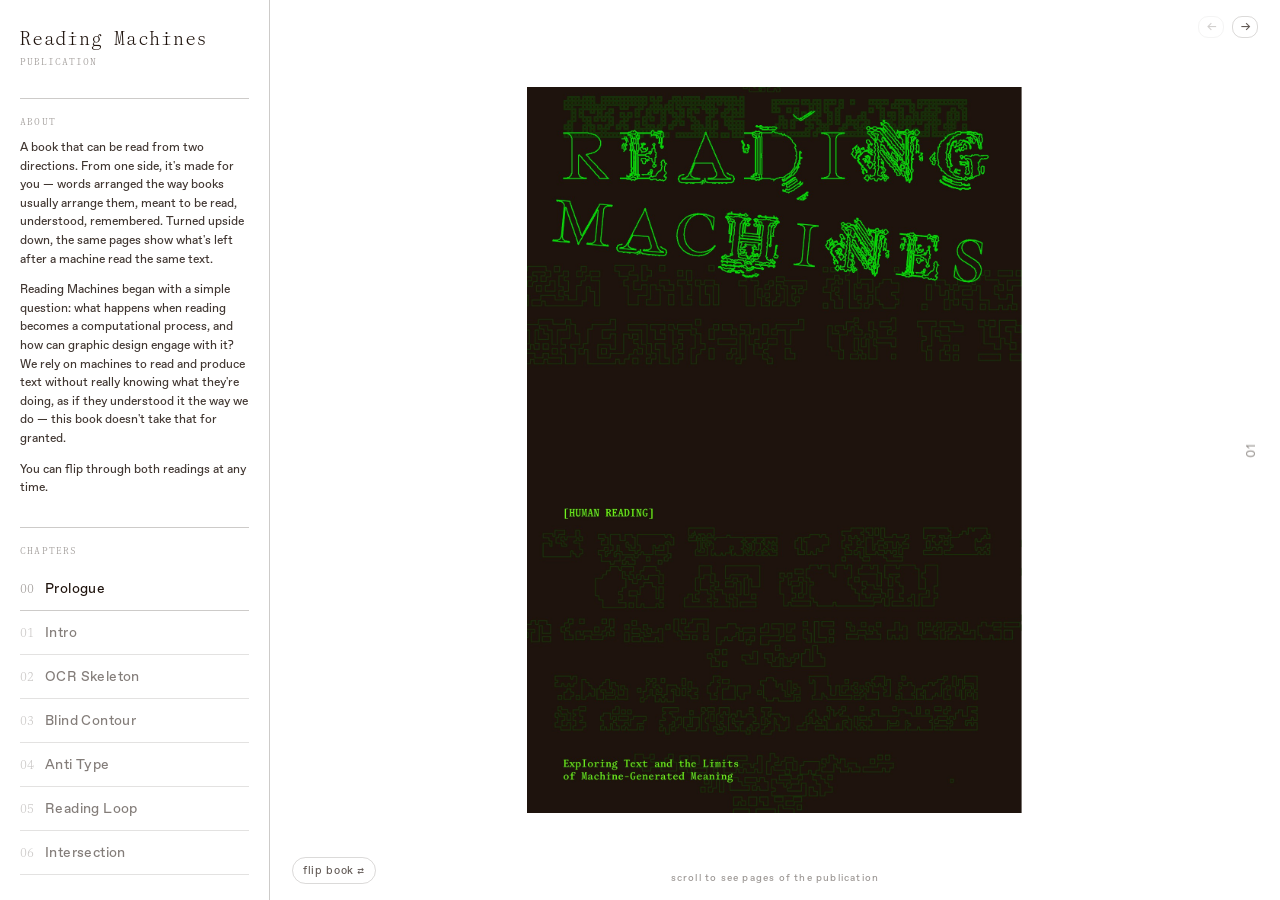
<file: tools/publication.html>
<!DOCTYPE html>
<html lang="en">
<head>
<meta charset="UTF-8">
<meta name="viewport" content="width=device-width, initial-scale=1.0">
<title>PUBLICATION</title>
<style>
* { box-sizing: border-box; margin: 0; padding: 0; }

@font-face {
  font-family: "ABC Gaisyr";
  src: url("../fonts/ABCGaisyrMono-Light-Trial.otf") format("opentype");
}

@font-face {
  font-family: "ABC Favorit";
  src: url("../fonts/ABCFavorit-Regular-Trial.otf") format("opentype");
  font-display: swap;
}

:root{
  --bg:#ffffff;
  --text:#1f130d;
  --text-dim: rgba(31,19,13,.45);
  --text-faint: rgba(31,19,13,.22);
}

html, body {
  background: var(--bg);
  color: var(--text);
  font-family: "ABC Favorit", monospace;
  width: 100%;
  height: 100%;
  overflow: hidden;
}

/* ------------------------------------------------------------ */
/* APP — sidebar (logo / about / chapter list) on the left, the    */
/* reading stage taking up the rest. modelled after a reference      */
/* layout: the chapter list doubles as the book's navigation, and    */
/* the main area always shows one full spread at a time.              */
/* ------------------------------------------------------------ */

#app{
  display: flex;
  width: 100%;
  height: 100%;
}

#sidebar{
  flex: 0 0 270px;
  width: 270px;
  height: 100%;
  overflow-y: auto;
  border-right: 1px solid var(--text-faint);
  padding: 26px 20px;
  display: flex;
  flex-direction: column;
  gap: 30px;
}

#sidebar-brand{ display: flex; flex-direction: column; gap: 4px; }
#sidebar-brand .brand-title{ font-size: 19px; letter-spacing: .04em; font-family: "ABC Gaisyr", monospace; }
#sidebar-brand .brand-tag{ font-size: 10px; letter-spacing: .1em; text-transform: uppercase; color: var(--text-dim); font-family: "ABC Gaisyr", monospace; }

.sidebar-section{ border-top: 1px solid var(--text-faint); padding-top: 16px; }
.sidebar-label{
  display: block;
  font-size: 10px;
  letter-spacing: .12em;
  text-transform: uppercase;
  color: var(--text-dim);
  margin-bottom: 10px;
  font-family: "ABC Gaisyr", monospace;
}
#sidebar-about p{ font-size: 12px; line-height: 1.55; color: var(--text); opacity: .85; margin-bottom: 12px; }
#sidebar-about p:last-child{ margin-bottom: 0; }

#chapter-nav{ display: flex; flex-direction: column; }
.chapter-item{
  display: flex;
  align-items: baseline;
  gap: 10px;
  width: 100%;
  text-align: left;
  background: none;
  border: none;
  border-bottom: 1px solid var(--text-faint);
  color: var(--text);
  font-family: inherit;
  font-size: 14px;
  letter-spacing: .03em;
  padding: 13px 0;
  cursor: pointer;
  opacity: .55;
  transition: opacity .2s;
}
.chapter-item .chapter-num{ color: var(--text-dim); font-size: 12px; flex: 0 0 auto; font-family: "ABC Gaisyr", monospace; }
.chapter-item:hover{ opacity: .85; }
.chapter-item.active{ opacity: 1; }
.chapter-item .chapter-label{ display: inline-block; transition: transform .2s ease; }
@keyframes chapter-label-slide{ 0%{ transform: translateX(0); } 100%{ transform: translateX(14px); } }
.chapter-item:hover .chapter-label{ animation: chapter-label-slide .7s ease-in-out infinite alternate; }

#sidebar-foot{ margin-top: auto; padding-top: 16px; border-top: 1px solid var(--text-faint); }

#back-link{
  display: inline-block;
  background: none;
  border: 1px solid var(--text-dim);
  border-radius: 14px;
  color: var(--text);
  font-family: inherit;
  font-size: 11px;
  letter-spacing: .08em;
  padding: 6px 10px;
  text-decoration: none;
  opacity: .7;
  transition: opacity .2s, background .2s, color .2s, border-color .2s;
}
#back-link:hover{ opacity: 1; background: #2bff00; color: #1f130d; border-color: #2bff00; }

/* ------------------------------------------------------------ */
/* STAGE — a single track-row, one full spread visible at a time.  */
/* width is definite (a share of the stage) so the browser always   */
/* has something to anchor the aspect-ratio on; the row's own       */
/* content is absolutely positioned and so contributes no intrinsic  */
/* size of its own. max-height is the safety net on short windows:   */
/* the box then just isn't quite as wide as its share of the stage,  */
/* and object-fit:contain on the image keeps the whole page visible  */
/* either way, never cropped.                                        */
/* ------------------------------------------------------------ */

#stage{
  position: relative;
  flex: 1 1 auto;
  height: 100%;
  overflow: hidden;
  display: flex;
  align-items: center;
  justify-content: center;
}

.track-row {
  position: relative;
  width: min(98%, calc(98vh * 2599 / 1906));
  max-height: 98vh;
  aspect-ratio: 2599 / 1906;
  overflow: hidden;
  background: var(--bg);
}

.track-strip {
  position: absolute;
  inset: 0;
  display: flex;
  will-change: transform;
}

/* only one side is ever visible at a time — see setSide() in the      */
/* script, which toggles this class on #stage.                          */
.side-storto{ display: none; }
#stage.show-storto .side-dritto{ display: none; }
#stage.show-storto .side-storto{ display: flex; }

.page-slide {
  position: relative;
  flex: 0 0 100%;
  width: 100%;
  height: 100%;
  overflow: hidden;
  display: flex;
  align-items: center;
  justify-content: center;
}

.page-slide img {
  width: 100%;
  height: 100%;
  object-fit: contain;
  display: block;
  pointer-events: none;
  -webkit-user-drag: none;
}

/* pages 2–47 are pre-printed as a single two-page spread — this soft   */
/* shadow at the exact center marks the gutter between the left and      */
/* right page, like the crease of a real open book. the cover (page 1)   */
/* isn't a spread, so it doesn't get one (see the "spread" class,        */
/* set in makeSlide).                                                     */
.page-slide.spread::after{
  content: "";
  position: absolute;
  top: 0;
  bottom: 0;
  left: 50%;
  width: 4%;
  transform: translateX(-50%);
  background: linear-gradient(
    to right,
    transparent,
    rgba(0,0,0,.14) 48%,
    rgba(0,0,0,.14) 52%,
    transparent
  );
  pointer-events: none;
}

/* ------------------------------------------------------------ */
/* CHROME                                                         */
/* ------------------------------------------------------------ */

#page-number{
  position: absolute;
  top: 50%;
  right: 22px;
  transform: translateY(-50%) rotate(180deg);
  writing-mode: vertical-rl;
  font-size: 12px;
  letter-spacing: .1em;
  color: var(--text-dim);
  z-index: 20;
  pointer-events: none;
}

#side-toggle{
  position: absolute;
  bottom: 16px;
  left: 22px;
  z-index: 20;
  background: none;
  border: 1px solid var(--text-faint);
  border-radius: 14px;
  color: var(--text);
  font-family: inherit;
  font-size: 11px;
  letter-spacing: .06em;
  padding: 6px 10px;
  cursor: pointer;
  opacity: .7;
  transition: opacity .2s, background .2s, color .2s, border-color .2s;
}
#side-toggle:hover{ opacity: 1; background: #2bff00; color: #1f130d; border-color: #2bff00; }

#hint {
  position: absolute;
  bottom: 16px;
  left: 50%;
  transform: translateX(-50%);
  font-size: 10px;
  letter-spacing: .12em;
  color: var(--text-dim);
  z-index: 20;
  pointer-events: none;
  text-align: center;
}

#nav-arrows {
  position: absolute;
  top: 16px;
  right: 22px;
  display: flex;
  align-items: center;
  gap: 8px;
  z-index: 20;
}

.arrow-btn {
  background: none;
  border: 1px solid var(--text-faint);
  border-radius: 10px;
  color: var(--text);
  font-family: inherit;
  font-size: 12px;
  width: 26px;
  height: 22px;
  cursor: pointer;
  opacity: .7;
  transition: opacity .2s, background .2s, color .2s, border-color .2s;
}
.arrow-btn:hover { opacity: 1; background: #2bff00; color: #1f130d; border-color: #2bff00; }
.arrow-btn:disabled { opacity: .2; pointer-events: none; }

</style>
</head>
<body>

<div id="app">

  <aside id="sidebar">

    <div id="sidebar-brand">
      <div class="brand-title">Reading Machines</div>
      <div class="brand-tag">Publication</div>
    </div>

    <div class="sidebar-section" id="sidebar-about">
      <span class="sidebar-label">about</span>
      <p>A book that can be read from two directions. From one side, it's made for you — words arranged the way books usually arrange them, meant to be read, understood, remembered. Turned upside down, the same pages show what's left after a machine read the same text.</p>
      <p>Reading Machines began with a simple question: what happens when reading becomes a computational process, and how can graphic design engage with it? We rely on machines to read and produce text without really knowing what they're doing, as if they understood it the way we do — this book doesn't take that for granted.</p>
      <p>You can flip through both readings at any time.</p>
    </div>

    <div class="sidebar-section">
      <span class="sidebar-label">chapters</span>
      <nav id="chapter-nav"></nav>
    </div>

    <div id="sidebar-foot">
      <a href="../tool-space.html" id="back-link">← back to space</a>
    </div>

  </aside>

  <div id="stage">
    <div id="page-number">01</div>
    <button id="side-toggle">flip book ⇄</button>
    <div id="nav-arrows">
      <button class="arrow-btn" id="prev">←</button>
      <button class="arrow-btn" id="next">→</button>
    </div>
    <div id="hint">scroll to see pages of the publication</div>
  </div>

</div>

<script>

/* ------------------------------------------------------------ */
/* the publication runs 1 → 47, one continuous sequence — no       */
/* chapter-by-chapter navigation split. page numbers are 1-based,    */
/* matching the exported page-NN.jpg filenames. CHAPTERS doubles as   */
/* both the sidebar's clickable table of contents and the label for   */
/* whichever chapter the reader is currently on (see currentChapter/  */
/* updateChrome below).                                                */
/* ------------------------------------------------------------ */

const START = 1;
const END   = 47;
const TOTAL = END - START + 1;

const CHAPTERS = [
  { name: "Prologue",      start: 1,  end: 7  },
  { name: "Intro",         start: 8,  end: 10 },
  { name: "OCR Skeleton",  start: 11, end: 17 },
  { name: "Blind Contour", start: 18, end: 24 },
  { name: "Anti Type",     start: 25, end: 32 },
  { name: "Reading Loop",  start: 33, end: 39 },
  { name: "Intersection",  start: 40, end: 47 },
];

function pad2(n){ return String(n).padStart(2, "0"); }

function easeInOutQuad(t){ return t<0.5 ? 2*t*t : 1-Math.pow(-2*t+2,2)/2; }

/* ------------------------------------------------------------ */
/* BUILD — a single strip covering every page. the reader sees      */
/* one full spread at a time, always the "dritto" (recto) reading.   */
/* ------------------------------------------------------------ */

const stageEl = document.getElementById("stage");

function makeSlide(folder, pageNum){
  const slide = document.createElement("div");
  // page 1 is a single-page cover, not a two-page spread — only pages
  // 2+ get the gutter shadow (see .page-slide.spread::after above).
  slide.className = pageNum === 1 ? "page-slide" : "page-slide spread";
  const img = document.createElement("img");
  img.src = `pub-assets/${folder}/page-${pad2(pageNum)}.jpg`;
  img.loading = "lazy";
  img.alt = `page ${pageNum}`;
  slide.appendChild(img);
  return slide;
}

function buildBook(){
  const row = document.createElement("div");
  row.className = "track-row";

  // both strips are built in the SAME reading order (1 -> 47) and stacked
  // exactly on top of each other — unlike the old side-by-side tete-beche
  // view, only one is ever visible at a time (see setSide), so there's no
  // need for storto's DOM order to be reversed/mirrored anymore.
  const stripDritto = document.createElement("div");
  stripDritto.className = "track-strip side-dritto";
  const stripStorto = document.createElement("div");
  stripStorto.className = "track-strip side-storto";

  for(let p = START; p <= END; p++){
    stripDritto.appendChild(makeSlide("dritto", p));
    stripStorto.appendChild(makeSlide("storto", p));
  }

  row.appendChild(stripDritto);
  row.appendChild(stripStorto);
  stageEl.insertBefore(row, stageEl.firstChild);

  return {
    row,
    stripDritto,
    stripStorto,
    side: "dritto",
    pos: 0,
    width: 0,   // the row's real rendered width — pages slide sideways,
                 // so this is also the page-turn step
    panAnim: null,
    snapTimer: null,
  };
}

const book = buildBook();

/* ------------------------------------------------------------ */
/* MEASURE — the row's size is not window-based: its height is       */
/* derived from its own fixed width + the real page aspect-ratio, so   */
/* it's always as large as it can be without cropping or leaving a      */
/* margin inside the page.                                              */
/* ------------------------------------------------------------ */

function measureBook(){
  const rect = book.row.getBoundingClientRect();
  book.width = rect.width;
}

measureBook();

/* ------------------------------------------------------------ */
/* SIDEBAR — chapter list doubles as navigation.                   */
/* ------------------------------------------------------------ */

const chapterNavEl = document.getElementById("chapter-nav");
const chapterButtons = CHAPTERS.map((chapter, i)=>{
  const btn = document.createElement("button");
  btn.className = "chapter-item";
  btn.innerHTML = `<span class="chapter-num">0${i}</span><span class="chapter-label">${chapter.name}</span>`;
  btn.addEventListener("click", ()=> goToPage(chapter.start - START));
  chapterNavEl.appendChild(btn);
  return btn;
});

/* ------------------------------------------------------------ */
/* CHROME                                                         */
/* ------------------------------------------------------------ */

const pageNumberEl = document.getElementById("page-number");
const prevBtn       = document.getElementById("prev");
const nextBtn       = document.getElementById("next");
const sideToggleBtn = document.getElementById("side-toggle");

function localIndex(){ return book.width ? Math.round(book.pos / book.width) : 0; } // guard: never show NaN if measured before layout is ready
function maxPos(){ return (TOTAL - 1) * book.width; }

// which chapter is the page we're currently on part of, per the
// publication's own table of contents (see CHAPTERS above).
function currentChapter(){
  const pageNum = START + localIndex();
  for(let i = 0; i < CHAPTERS.length; i++){
    if(pageNum >= CHAPTERS[i].start && pageNum <= CHAPTERS[i].end){
      return { idx: i, chapter: CHAPTERS[i] };
    }
  }
  return { idx: CHAPTERS.length - 1, chapter: CHAPTERS[CHAPTERS.length - 1] };
}

function updateChrome(){
  const idx = localIndex();
  const pageNum = START + idx;
  const { idx: chIdx } = currentChapter();

  pageNumberEl.textContent = pad2(pageNum);
  prevBtn.disabled = idx <= 0;
  nextBtn.disabled = idx >= TOTAL - 1;

  chapterButtons.forEach((btn, i)=> btn.classList.toggle("active", i === chIdx));
}

/* ------------------------------------------------------------ */
/* PAGE NAVIGATION — horizontal only.                              */
/* ------------------------------------------------------------ */

function applyPos(){
  const t = `translateX(${-book.pos}px)`;
  book.stripDritto.style.transform = t;
  book.stripStorto.style.transform = t;
  updateChrome();
}

function setSide(side){
  book.side = side;
  stageEl.classList.toggle("show-storto", side === "storto");
  // label stays a plain, language-agnostic "flip ⇄" — dritto/storto are
  // internal names only (folder names, chapter comments), never shown.
}

function goToPage(idx){
  const clamped  = Math.max(0, Math.min(TOTAL - 1, idx));
  const startPos = book.pos;
  const destPos  = clamped * book.width;
  const duration = 380;
  const startTime = performance.now();

  if(book.panAnim) cancelAnimationFrame(book.panAnim);

  function step(now){
    const t = Math.min(1, (now - startTime) / duration);
    book.pos = startPos + (destPos - startPos) * easeInOutQuad(t);
    applyPos();
    if(t < 1) book.panAnim = requestAnimationFrame(step);
  }
  book.panAnim = requestAnimationFrame(step);
}

function changePage(delta){
  goToPage(localIndex() + delta);
}

/* ---- wheel — any wheel tick turns the page; #stage doesn't scroll  */
/* ---- natively (there's nothing else on the page to scroll to), so   */
/* ---- both trackpad axes are free to use for this.                   */

stageEl.addEventListener("wheel", (e)=>{
  const delta = Math.abs(e.deltaX) > Math.abs(e.deltaY) ? e.deltaX : e.deltaY;
  if(Math.abs(delta) < 1) return; // noise

  e.preventDefault();
  const mp = maxPos();
  book.pos = Math.max(0, Math.min(mp, book.pos + delta));
  applyPos();

  clearTimeout(book.snapTimer);
  book.snapTimer = setTimeout(()=>{
    goToPage(localIndex());
  }, 130);
}, { passive:false });

/* ---- drag (mouse / touch) — horizontal ---- */

let dragging   = false;
let dragStartX = 0;
let dragStartPos = 0;

stageEl.addEventListener("pointerdown", (e)=>{
  dragging = true;
  dragStartX = e.clientX;
  dragStartPos = book.pos;
  if(book.panAnim) cancelAnimationFrame(book.panAnim);
});

window.addEventListener("pointermove", (e)=>{
  if(!dragging) return;
  const dx = e.clientX - dragStartX;
  const mp = maxPos();
  book.pos = Math.max(0, Math.min(mp, dragStartPos - dx));
  applyPos();
});

window.addEventListener("pointerup", ()=>{
  if(!dragging) return;
  dragging = false;
  goToPage(localIndex());
});

/* ---- arrows / keyboard ---- */

prevBtn.addEventListener("click", ()=> changePage(-1));
nextBtn.addEventListener("click", ()=> changePage(1));
sideToggleBtn.addEventListener("click", ()=> setSide(book.side === "dritto" ? "storto" : "dritto"));

window.addEventListener("keydown", (e)=>{
  if(e.key === "ArrowRight" || e.key === "ArrowDown") changePage(1);
  if(e.key === "ArrowLeft"  || e.key === "ArrowUp")   changePage(-1);
});

/* ---- resize ---- */

window.addEventListener("resize", ()=>{
  const idx = localIndex();
  measureBook();
  book.pos = idx * book.width;
  applyPos();
});

/* ---- initial paint ---- */

applyPos();

</script>
</body>
</html>
</file>
<file: style.css>
/* ------------------------------------------------ */
/* FONT */
/* ------------------------------------------------ */

@font-face {
    font-family: "ABC Gaisyr";
    src: url("./fonts/ABCGaisyrMono-Light-Trial.otf") format("opentype");
}

@font-face {
    font-family: "ABC Favorit";
    src: url("./fonts/ABCFavorit-Regular-Trial.otf") format("opentype");
    font-display: swap;
}

:root{
    --bg:#ffffff;
    --text:#1f130d;
}

/* ------------------------------------------------ */

*{
    margin:0;
    padding:0;
    box-sizing:border-box;
}

html,
body{
    width:100%;
    overflow-x:hidden;
    background:var(--bg);
    color:var(--text);
    font-family:"ABC Favorit", monospace;
}

/* section-snapped scroll — the whole page (landing + the 4 tool pages   */
/* appended after it) scrolls in whole-screen jumps, never resting        */
/* somewhere in between two sections. mandatory + scroll-snap-stop:always */
/* means even a fast flick can't skip past a section unvisited.           */
html, body{
    scroll-snap-type: y mandatory;
}

/* ------------------------------------------------ */

/* ------------------------------------------------ */

.landing{
    width:100vw;
    height:100vh;
    display:grid;
    grid-template-columns:1fr 1fr;
    gap:48px;
    padding:32px;
    transition:.5s;
    scroll-snap-align: start;
    scroll-snap-stop: always;
}

/* ------------------------------------------------ */

.panel{
    display:flex;
    flex-direction:column;
    overflow:hidden;
}

/* ------------------------------------------------ */

.viewport{
    position:relative;
    flex:1;
    overflow:hidden;
}

/* ------------------------------------------------ */

.marquee{
    position:absolute;
    width:100%;
    top:100%;
    left:0;
    will-change:transform;
}

/* ------------------------------------------------ */

.content{
    display:flex;
    flex-direction:column;
    gap:0;
}

/* ------------------------------------------------ */

.content p{
    font-size:38px;
    font-weight:normal;
    line-height:1.15;
}

/* ------------------------------------------------ */
/* VIEW MODES */
/* ------------------------------------------------ */

/* :first-of-type/:last-of-type instead of :first-child/:last-child --   */
/* .landing's first DOM child is now the absolutely-positioned .hero,    */
/* not a .panel, so :first-child would never match either panel.         */
body.show-human .panel:last-of-type .viewport{
    visibility:hidden;
}

body.show-machine .panel:first-of-type .viewport{
    visibility:hidden;
}

/* ------------------------------------------------ */
/* COLUMN TOGGLE */
/* ------------------------------------------------ */

.col-toggle{
    position:fixed;
    top:16px;

    width:8px;
    height:8px;
    border-radius:50%;

    background:none;
    border:1px solid var(--text);

    opacity:.25;

    cursor:pointer;
    padding:0;

    transition:opacity .3s, background .3s;

    z-index:100;
}

.col-toggle.on{
    background:var(--text);
    opacity:.55;
}

.col-toggle:hover{
    opacity:1;
}

.toggle-left{ left:16px; }
.toggle-right{ right:16px; }

/* landing-only chrome (state cycler, column toggles) fades out once the  */
/* page has been scrolled down into the tool pages -- body.in-presenter   */
/* is toggled by the presenter script appended at the bottom of index.html*/
body.in-presenter .col-toggle,
body.in-presenter .state{
    opacity:0;
    pointer-events:none;
}

/* ------------------------------------------------ */
/* STATE INDICATOR */
/* ------------------------------------------------ */

.state{
    position:fixed;
    right:32px;
    bottom:24px;
    font-size:13px;
    opacity:.45;
    transition:opacity .3s;
}

/* ------------------------------------------------ */
/* WORD / STATE LAYERS */
/* ------------------------------------------------ */

.word{
    position:relative;
}

/* individual letters — same mechanism as tool-space's .letter: each one */
/* carries its own random dx/dy/rot (set in script.js), scaled down to    */
/* zero when its line is centered on screen and dialed up the further it   */
/* drifts away, so it reads clean up close and dissolves at the edges.      */

.letter{
    display:inline-block;
    will-change:transform, opacity;
}

/* STATE 2–5 apply only to the machine (right) column — the human       */
/* column is meant to read as plain, untouched text throughout; the       */
/* bounding boxes / baseline grid / reading order / OCR confidence are     */
/* the machine's way of reading, not the human's.                          */

/* STATE 2 — bounding boxes. opacity tied to --scatter (set per line in    */
/* script.js) so the boxes stay invisible on the clean, in-focus reading    */
/* band and only appear on lines that are already scattering apart — they  */
/* no longer clutter up text that's meant to stay legible.                  */

body.state-2 #machine .word{
    outline:1px solid rgba(31,19,13, var(--scatter, 1));
    outline-offset:3px;
}

/* STATE 3 — baseline grid */

body.state-3 #machine .content p{
    border-bottom:1px solid var(--text);
    padding-bottom:6px;
}

/* STATE 4 — reading order */

body.state-4 #machine .word::before{
    content: attr(data-idx);
    position:absolute;
    top:-1.1em;
    left:0;
    font-size:9px;
    opacity:.6;
}

/* STATE 5 — OCR confidence */

body.state-5 #machine .word{
    opacity: calc(0.25 + (var(--conf) / 100) * 0.75);
    color: color-mix(in srgb, var(--text) calc(var(--conf) * 1%), red);
}

/* ------------------------------------------------ */
/* CONFIDENCE LABEL — small OCR-confidence % above every word on the     */
/* machine column, always on (not gated by STATE). state-4 overrides      */
/* this same ::before with the reading-order index when active.          */
/* ------------------------------------------------ */

#machine .word::before{
    content: attr(data-conf) "%";
    position:absolute;
    top:-1.1em;
    left:0;
    font-size:9px;
    letter-spacing:.02em;
    opacity:.45;
    pointer-events:none;
}

/* ------------------------------------------------ */
/* CLICK-THROUGH — both columns lead into tool-space */
/* ------------------------------------------------ */

.panel{
    cursor:pointer;
}
</file>
